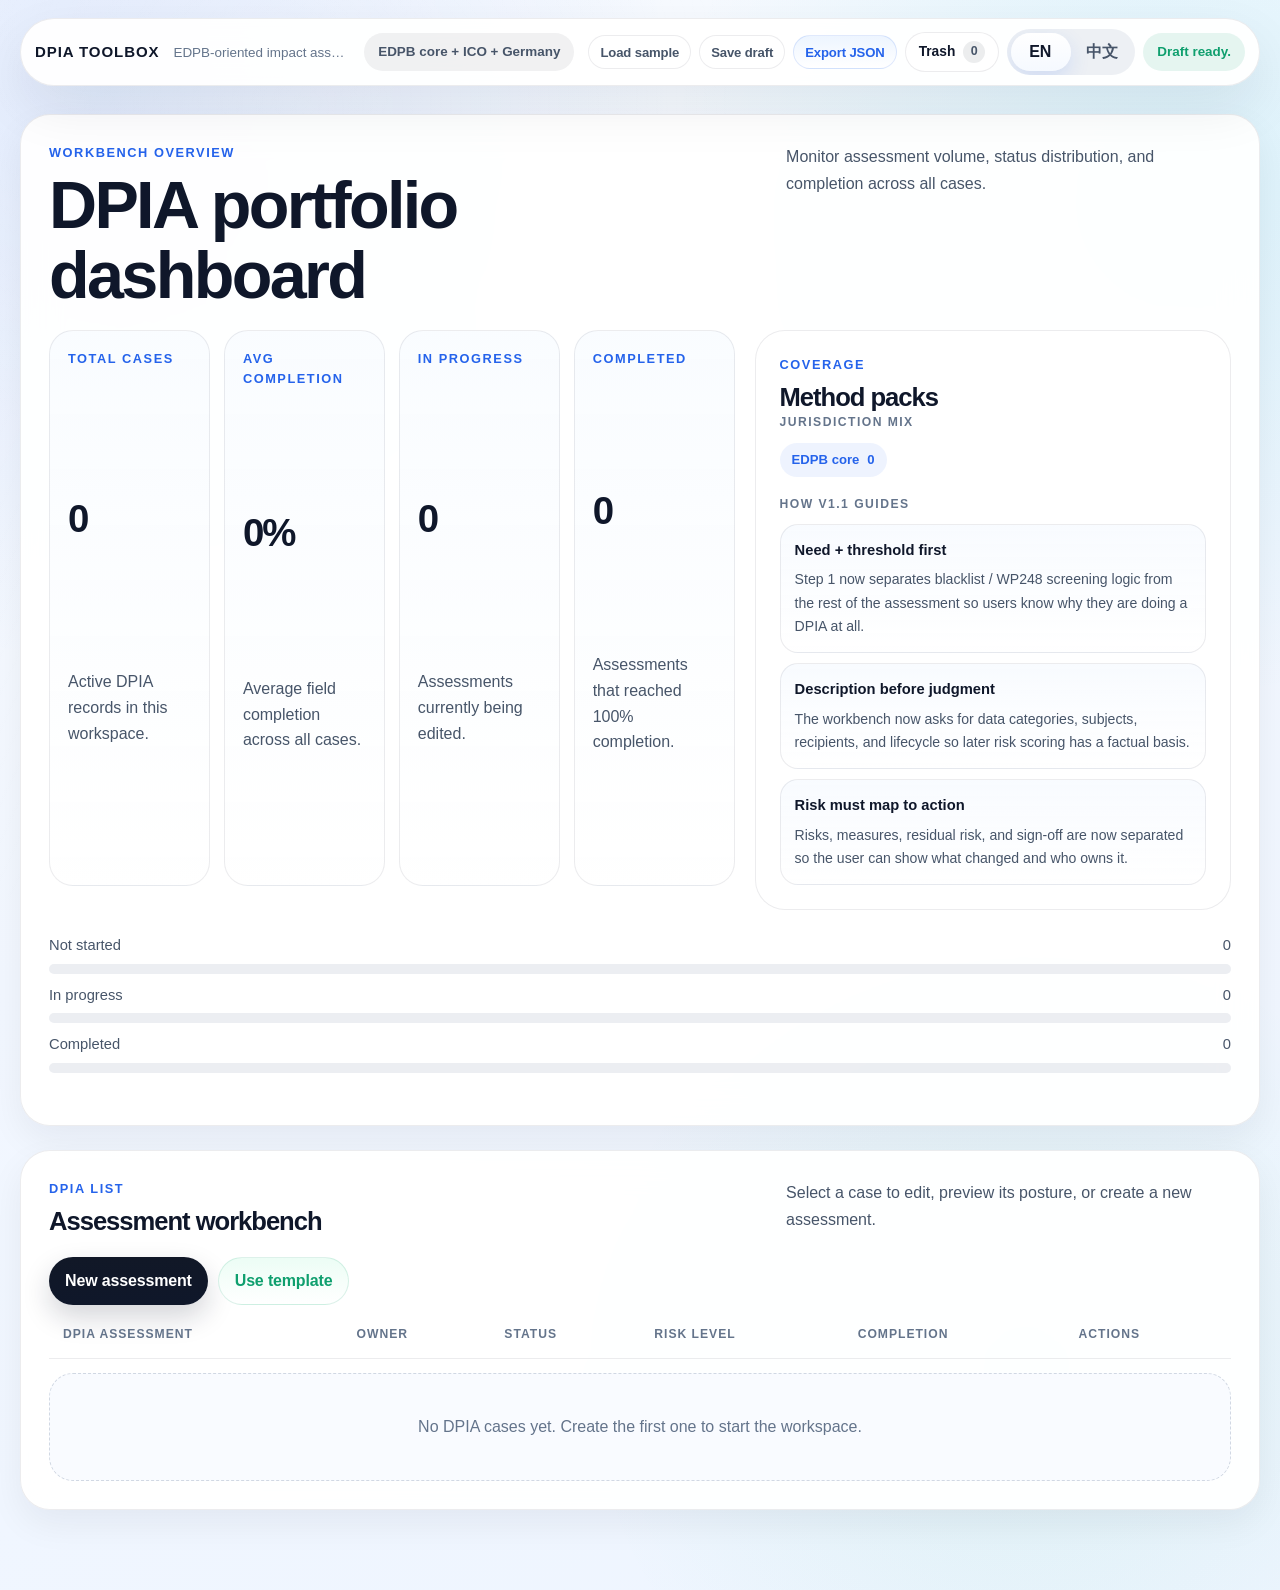
<file: dpia-tool/index.html>
<!DOCTYPE html>
<html lang="en">
<head>
  <meta charset="UTF-8">
  <meta name="viewport" content="width=device-width, initial-scale=1.0">
  <title>DPIA TOOLBOX</title>
  <link rel="stylesheet" href="css/style.css">
</head>
<body>
  <div class="page-shell">

    <!-- ── Topnav ──────────────────────────── -->
    <header class="topnav panel">
      <div class="topnav__brand">
        <span class="topnav__name" id="brandName">DPIA TOOLBOX</span>
        <span class="topnav__tag" id="brandTag">EDPB-oriented impact assessment workspace</span>
      </div>

      <div class="topnav__center">
        <div class="workspace-pill" id="workspacePill">EDPB core + ICO + Germany</div>
      </div>

      <div class="topnav__tools">
        <button class="btn btn-ghost btn-sm" type="button" onclick="loadSampleWorkbench()" id="btnLoadSample">Load sample</button>
        <button class="btn btn-ghost btn-sm" type="button" onclick="saveCurrentDraft()" id="btnTopSave">Save draft</button>
        <button class="btn btn-secondary btn-sm" type="button" onclick="exportWorkbenchJson()" id="btnExportJson">Export JSON</button>

        <details class="trash-dropdown" id="trashDropdown">
          <summary class="trash-dropdown__trigger">
            <span id="trashLabel">Trash</span>
            <span class="trash-dropdown__count" id="trashCount">0</span>
          </summary>
          <div class="trash-dropdown__panel">
            <div class="trash-dropdown__header">
              <p class="section-label" id="trashSectionLabel">Workspace</p>
              <h3 id="trashSectionTitle">Deleted assessments</h3>
            </div>
            <div id="trashList" class="trash-list"></div>
          </div>
        </details>

        <div class="language-switch" aria-label="Language switch">
          <div class="language-switch__controls" data-active-index="0">
            <button id="langEn" type="button" class="active">EN</button>
            <button id="langZh" type="button">中文</button>
          </div>
        </div>

        <p class="save-status" id="saveStatus">Draft ready.</p>
      </div>
    </header>

    <!-- ═══════════ Dashboard ═══════════ -->
    <section class="panel panel-body dashboard-stage" style="margin-bottom:24px">
      <div class="section-heading" style="margin-bottom:20px">
        <div>
          <p class="section-label" id="dashLabel">Workbench overview</p>
          <h1 id="dashHeading">DPIA portfolio dashboard</h1>
        </div>
        <p class="section-text" id="dashText">Monitor assessment volume, status distribution, and completion across all cases.</p>
      </div>

      <div class="dashboard-grid">
        <div class="metric-grid" id="metricGrid"></div>

        <aside class="panel panel--inner methodology-panel">
          <div class="section-heading section-heading--compact">
            <div>
              <p class="section-label" id="mixLabel">Coverage</p>
              <h2 id="mixHeading">Method packs</h2>
            </div>
          </div>

          <div class="methodology-panel__section">
            <p class="summary-card__label" id="mixJurisdictionsLabel">Jurisdiction mix</p>
            <div id="portfolioMix" class="portfolio-mix"></div>
          </div>

          <div class="methodology-panel__section">
            <p class="summary-card__label" id="methodNotesLabel">How v1.1 guides</p>
            <div id="methodologyNotes" class="methodology-notes"></div>
          </div>
        </aside>
      </div>

      <div class="status-meters" id="statusMeters"></div>
    </section>

    <!-- ═══════════ Workbench ═══════════ -->
    <section class="panel panel-body" style="margin-bottom:24px">
      <div class="section-heading" style="margin-bottom:20px">
        <div>
          <p class="section-label" id="listLabel">DPIA list</p>
          <h2 id="listHeading">Assessment workbench</h2>
        </div>
        <p class="section-text" id="listText">Select a case to edit, preview its posture, or create a new assessment.</p>
      </div>

      <div class="action-bar">
        <button class="btn btn-primary" onclick="showCreateForm()" id="btnNewDpia">New assessment</button>
        <button class="btn btn-tpl" onclick="showTemplateModal()" id="btnTemplate">Use template</button>
      </div>

      <div class="table-wrap">
        <table class="dpia-table">
          <thead>
            <tr>
              <th id="thTitle">DPIA assessment</th>
              <th id="thOwner">Owner</th>
              <th id="thStatus">Status</th>
              <th id="thRisk">Risk level</th>
              <th id="thProgress">Completion</th>
              <th id="thActions">Actions</th>
            </tr>
          </thead>
          <tbody id="dpiaTableBody"></tbody>
        </table>
      </div>
      <div id="emptyState" class="empty-state" style="display:none" data-i18n="emptyWorkbench">No DPIA cases yet. Create the first one to start the workspace.</div>
    </section>

    <!-- ═══════════ Editor (inline, below workbench) ═══════════ -->
    <section id="editorSection" class="panel panel-body" style="display:none">
      <div class="editor-header-row" style="margin-bottom:20px">
        <div>
          <p class="section-label" id="editorLabel">Assessment detail</p>
          <h2 id="editorTitle">Edit DPIA</h2>
          <p class="section-text editor-meta-text" id="editorMetaText">Move step by step, answer the official prompts, and keep evidence close to the record.</p>
        </div>
        <div class="editor-header-actions">
          <button class="btn btn-export" onclick="exportPdf()" id="btnExport">Export PDF</button>
          <button class="btn btn-ghost" onclick="closeEditor()" id="btnCloseEditor">&times;</button>
        </div>
      </div>

      <div class="editor-workspace">
      <form class="editor-form" onsubmit="return false;">

        <!-- Basic info -->
        <div class="section-panel section-panel--intro" id="section-case-setup">
          <p class="section-panel__label" id="legBasic">Basic information</p>
          <p class="section-panel__hint" id="hintBasic">Set the case frame first. This stays visible across the rest of the workbench.</p>
          <div class="field-grid">
            <article class="field-card">
              <div class="field-card__head">
                <div><h3 id="lblTitle">Case title</h3></div>
                <span class="field-tag" id="tagRequired">REQUIRED</span>
              </div>
              <input type="text" id="ed-title" class="field-control">
            </article>
            <article class="field-card">
              <div class="field-card__head"><div><h3 id="lblActivity">Processing activity</h3></div></div>
              <input type="text" id="ed-activity" class="field-control">
            </article>
            <article class="field-card">
              <div class="field-card__head"><div><h3 id="lblOwner">Case owner</h3></div></div>
              <input type="text" id="ed-owner" class="field-control">
            </article>
            <article class="field-card">
              <div class="field-card__head"><div><h3 id="lblJurisdiction">Jurisdiction pack</h3></div></div>
              <select id="ed-jurisdiction" class="field-select">
                <option value="WP248">WP248 (EDPB core)</option>
                <option value="ICO">ICO (UK)</option>
                <option value="CNIL">CNIL (France)</option>
                <option value="DSK">DSK (Germany)</option>
              </select>
            </article>
          </div>
          <div class="children-toggle">
            <label><input type="checkbox" id="ed-children-enabled" onchange="toggleChildrenSection()"> <span id="lblChildrenEnable">Enable children's DPIA extension (ICO Annex D)</span></label>
          </div>
        </div>

        <!-- Step 1: Screening -->
        <div class="section-panel" id="section-step-1">
          <p class="section-panel__label" id="legStep1">Step 1 — Screening criteria</p>
          <p class="section-panel__hint" id="hintStep1">Check Art. 35 triggers and contextual high-risk signals before opening the full assessment.</p>
          <div class="guidance-grid" id="guideStep1"></div>
          <div id="criteriaContainer"></div>
        </div>

        <!-- Step 2: Processing description -->
        <div class="section-panel" id="section-step-2">
          <p class="section-panel__label" id="legStep2">Step 2 — Processing description</p>
          <p class="section-panel__hint" id="hintStep2">Describe nature, scope, context and purpose of data processing.</p>
          <div class="guidance-grid" id="guideStep2"></div>
          <div class="field-grid">
            <article class="field-card">
              <div class="field-card__head"><div><h3 id="lblNature">Nature of processing</h3></div></div>
              <textarea id="ed-nature" class="field-textarea" rows="3"></textarea>
            </article>
            <article class="field-card">
              <div class="field-card__head"><div><h3 id="lblScope">Scope</h3></div></div>
              <textarea id="ed-scope" class="field-textarea" rows="3"></textarea>
            </article>
            <article class="field-card">
              <div class="field-card__head"><div><h3 id="lblContext">Context</h3></div></div>
              <textarea id="ed-context" class="field-textarea" rows="3"></textarea>
            </article>
            <article class="field-card">
              <div class="field-card__head"><div><h3 id="lblPurposes">Purposes</h3></div></div>
              <textarea id="ed-purposes" class="field-textarea" rows="3"></textarea>
            </article>
            <article class="field-card">
              <div class="field-card__head"><div><h3 id="lblDataCategories">Data categories</h3></div></div>
              <textarea id="ed-data-categories" class="field-textarea" rows="3"></textarea>
            </article>
            <article class="field-card">
              <div class="field-card__head"><div><h3 id="lblDataSubjects">Data subjects</h3></div></div>
              <textarea id="ed-data-subjects" class="field-textarea" rows="3"></textarea>
            </article>
            <article class="field-card">
              <div class="field-card__head"><div><h3 id="lblRecipients">Recipients and transfers</h3></div></div>
              <textarea id="ed-recipients" class="field-textarea" rows="3"></textarea>
            </article>
            <article class="field-card">
              <div class="field-card__head"><div><h3 id="lblLifecycle">Lifecycle and systems</h3></div></div>
              <textarea id="ed-lifecycle" class="field-textarea" rows="3"></textarea>
            </article>
          </div>
        </div>

        <!-- Step 3: Consultation -->
        <div class="section-panel" id="section-step-3">
          <p class="section-panel__label" id="legStep3">Step 3 — Consultation process</p>
          <p class="section-panel__hint" id="hintStep3">Record who you consulted, whose views you captured, and why.</p>
          <div class="guidance-grid" id="guideStep3"></div>
          <div class="field-grid">
            <article class="field-card">
              <div class="field-card__head">
                <div><h3 id="lblDpo">DPO advice</h3></div>
                <span class="field-tag field-tag--dpo" id="tagDpo">DPO</span>
              </div>
              <textarea id="ed-dpo" class="field-textarea" rows="3"></textarea>
            </article>
            <article class="field-card">
              <div class="field-card__head"><div><h3 id="lblStakeholder">Stakeholder consultation</h3></div></div>
              <textarea id="ed-stakeholder" class="field-textarea" rows="3"></textarea>
            </article>
          </div>
        </div>

        <!-- Step 4: Legal basis & necessity -->
        <div class="section-panel" id="section-step-4">
          <p class="section-panel__label" id="legStep4">Step 4 — Necessity and proportionality</p>
          <p class="section-panel__hint" id="hintStep4">Test lawful basis, necessity, proportionality, data minimisation, and support for rights.</p>
          <div class="guidance-grid" id="guideStep4"></div>
          <div class="field-grid">
            <article class="field-card">
              <div class="field-card__head">
                <div><h3 id="lblLegal">Legal basis</h3></div>
                <span class="field-tag" id="tagArt6">ART. 6</span>
              </div>
              <textarea id="ed-legal" class="field-textarea" rows="3"></textarea>
            </article>
            <article class="field-card">
              <div class="field-card__head"><div><h3 id="lblNecessity">Necessity &amp; proportionality assessment</h3></div></div>
              <textarea id="ed-necessity" class="field-textarea" rows="3"></textarea>
            </article>
            <article class="field-card">
              <div class="field-card__head"><div><h3 id="lblAlternatives">Alternatives considered</h3></div></div>
              <textarea id="ed-alternatives" class="field-textarea" rows="3"></textarea>
            </article>
            <article class="field-card">
              <div class="field-card__head"><div><h3 id="lblRights">Rights, transparency and safeguards</h3></div></div>
              <textarea id="ed-rights" class="field-textarea" rows="3"></textarea>
            </article>
          </div>
        </div>

        <!-- Step 5: Risk identification -->
        <div class="section-panel" id="section-step-5">
          <p class="section-panel__label" id="legStep5">Step 5 — Identify and assess risks</p>
          <p class="section-panel__hint" id="hintStep5">Describe risk sources, concrete harms, likelihood, severity, and why your scoring is defensible.</p>
          <div class="guidance-grid" id="guideStep5"></div>
          <div class="field-grid">
            <article class="field-card">
              <div class="field-card__head">
                <div><h3 id="lblRisksId">Risks identified</h3></div>
                <span class="field-tag field-tag--risk" id="tagRisk">RISK</span>
              </div>
              <textarea id="ed-risks" class="field-textarea" rows="3"></textarea>
            </article>
            <article class="field-card">
              <div class="field-card__head"><div><h3 id="lblRiskAssess">Risk assessment notes</h3></div></div>
              <textarea id="ed-risk-assessment" class="field-textarea" rows="3"></textarea>
            </article>
          </div>
          <div id="riskMatrixContainer"></div>
          <div id="riskEntryContainer"></div>
        </div>

        <!-- Step 5: Mitigation measures -->
        <div class="section-panel" id="section-step-6">
          <p class="section-panel__label" id="legStep6">Step 6 — Measures and residual risk</p>
          <p class="section-panel__hint" id="hintStep6">Tie each measure to a risk, show its expected effect, and record what remains after mitigation.</p>
          <div class="guidance-grid" id="guideStep6"></div>
          <div class="field-grid">
            <article class="field-card">
              <div class="field-card__head"><div><h3 id="lblMitigation">Mitigation measures</h3></div></div>
              <textarea id="ed-mitigation" class="field-textarea" rows="4"></textarea>
            </article>
            <article class="field-card">
              <div class="field-card__head">
                <div><h3 id="lblResidual">Residual risk</h3></div>
                <span class="field-tag field-tag--risk" id="tagResidual">RESIDUAL</span>
              </div>
              <textarea id="ed-residual" class="field-textarea" rows="3"></textarea>
            </article>
            <article class="field-card field-card--full">
              <div class="field-card__head"><div><h3 id="lblMeasurePlan">Owners, dates and evidence</h3></div></div>
              <textarea id="ed-measure-plan" class="field-textarea" rows="3"></textarea>
            </article>
          </div>
        </div>

        <!-- Step 7: Sign-off -->
        <div class="section-panel" id="section-step-7">
          <p class="section-panel__label" id="legStep7">Step 7 — Sign-off &amp; review</p>
          <p class="section-panel__hint" id="hintStep7">Record approval outcome and schedule next review.</p>
          <div class="guidance-grid" id="guideStep7"></div>
          <div class="field-grid">
            <article class="field-card">
              <div class="field-card__head"><div><h3 id="lblSignoff">Sign-off outcome</h3></div></div>
              <textarea id="ed-signoff" class="field-textarea" rows="3"></textarea>
            </article>
            <article class="field-card">
              <div class="field-card__head"><div><h3 id="lblReview">Next review date</h3></div></div>
              <input type="date" id="ed-review" class="field-control">
            </article>
            <article class="field-card">
              <div class="field-card__head"><div><h3 id="lblAuthority">Supervisory authority consultation</h3></div></div>
              <textarea id="ed-authority" class="field-textarea" rows="3"></textarea>
            </article>
            <article class="field-card">
              <div class="field-card__head"><div><h3 id="lblProjectActions">Actions back to project plan</h3></div></div>
              <textarea id="ed-project-actions" class="field-textarea" rows="3"></textarea>
            </article>
          </div>
        </div>

        <!-- Step 8: Children's DPIA (optional) -->
        <div class="section-panel section-panel--children" id="childrenFieldset" style="display:none">
          <p class="section-panel__label" id="legStep8">Step 8 — Children's DPIA extension</p>
          <p class="section-panel__hint" id="hintStep8">ICO Annex D — additional assessments for services accessible to children.</p>
          <div class="guidance-grid" id="guideStep8"></div>
          <div class="field-grid">
            <article class="field-card">
              <div class="field-card__head">
                <div><h3 id="lblAgeAssurance">Age assurance methods</h3></div>
                <span class="field-tag field-tag--child" id="tagAadc">AADC</span>
              </div>
              <textarea id="ed-age-assurance" class="field-textarea" rows="3"></textarea>
            </article>
            <article class="field-card">
              <div class="field-card__head"><div><h3 id="lblParental">Parental controls</h3></div></div>
              <textarea id="ed-parental" class="field-textarea" rows="3"></textarea>
            </article>
            <article class="field-card field-card--full">
              <div class="field-card__head"><div><h3 id="lblNudge">Nudge techniques</h3></div></div>
              <textarea id="ed-nudge" class="field-textarea" rows="3"></textarea>
            </article>
          </div>
          <h4 id="hdrAadc">AADC standards compliance</h4>
          <div class="criteria-grid" id="aadcContainer"></div>
          <article class="field-card field-card--full" style="margin-top:14px">
            <div class="field-card__head"><div><h3 id="lblAadcNotes">AADC notes</h3></div></div>
            <textarea id="ed-aadc-notes" class="field-textarea" rows="2"></textarea>
          </article>
          <h4 id="hdrAgeRisk">Age-group risk assessment</h4>
          <div class="field-grid">
            <article class="field-card">
              <div class="field-card__head"><div><h3>0–5</h3></div></div>
              <textarea id="ed-risk-0-5" class="field-textarea" rows="2"></textarea>
            </article>
            <article class="field-card">
              <div class="field-card__head"><div><h3>6–9</h3></div></div>
              <textarea id="ed-risk-6-9" class="field-textarea" rows="2"></textarea>
            </article>
            <article class="field-card">
              <div class="field-card__head"><div><h3>10–12</h3></div></div>
              <textarea id="ed-risk-10-12" class="field-textarea" rows="2"></textarea>
            </article>
            <article class="field-card">
              <div class="field-card__head"><div><h3>13–15</h3></div></div>
              <textarea id="ed-risk-13-15" class="field-textarea" rows="2"></textarea>
            </article>
            <article class="field-card field-card--full">
              <div class="field-card__head"><div><h3>16–17</h3></div></div>
              <textarea id="ed-risk-16-17" class="field-textarea" rows="2"></textarea>
            </article>
          </div>
          <article class="field-card field-card--full" style="margin-top:14px">
            <div class="field-card__head"><div><h3 id="lblEquality">Equality law considerations</h3></div></div>
            <textarea id="ed-equality" class="field-textarea" rows="3"></textarea>
          </article>
        </div>

        <div class="form-actions">
          <button type="button" class="btn btn-primary" onclick="saveEditor()" id="btnSave">Save draft</button>
          <span class="save-msg" id="saveMsg">Draft saved.</span>
        </div>
      </form>

      <aside class="editor-rail">
        <section class="panel panel--inner rail-panel">
          <div class="section-heading section-heading--compact">
            <div>
              <p class="section-label" id="railPulseLabel">Assessment pulse</p>
              <h3 id="railPulseHeading">Current posture</h3>
            </div>
          </div>
          <div id="editorPulse"></div>
        </section>

        <section class="panel panel--inner rail-panel">
          <div class="section-heading section-heading--compact">
            <div>
              <p class="section-label" id="railStepsLabel">Progress</p>
              <h3 id="railStepsHeading">Step checklist</h3>
            </div>
          </div>
          <div id="editorStepNav"></div>
        </section>

        <section class="panel panel--inner rail-panel">
          <div class="section-heading section-heading--compact">
            <div>
              <p class="section-label" id="railMethodLabel">Source packs</p>
              <h3 id="railMethodHeading">Official method anchors</h3>
            </div>
          </div>
          <div id="editorMethodPack" class="method-pack-list"></div>
        </section>
      </aside>
      </div>
    </section>

  </div><!-- page-shell -->

  <!-- ═══════════ Create DPIA Modal ═══════════ -->
  <div id="createModal" class="modal-overlay">
    <div class="modal-content">
      <button class="modal-close" onclick="closeCreateModal()">&times;</button>
      <p class="section-label" id="createLabel">New assessment</p>
      <h2 id="createHeading">Create DPIA case</h2>
      <div class="create-form">
        <div class="form-group"><label id="lblNewTitle" for="new-title">Case title</label><input type="text" id="new-title"></div>
        <div class="form-group"><label id="lblNewActivity" for="new-activity">Processing activity</label><input type="text" id="new-activity"></div>
        <div class="form-group"><label id="lblNewOwner" for="new-owner">Owner</label><input type="text" id="new-owner"></div>
        <div style="display:flex;gap:10px;margin-top:18px">
          <button class="btn btn-primary" onclick="submitCreate()" id="btnCreate">Create</button>
          <button class="btn btn-ghost" onclick="closeCreateModal()" id="btnCancelCreate">Cancel</button>
        </div>
      </div>
    </div>
  </div>

  <!-- ═══════════ Quick-view Modal ═══════════ -->
  <div id="quickViewModal" class="modal-overlay">
    <div class="modal-content modal-wide">
      <button class="modal-close" onclick="closeQuickView()">&times;</button>
      <p class="section-label" id="qvLabel">Snapshot</p>
      <h2 id="qvHeading">Case posture</h2>
      <div id="quickViewContent"></div>
    </div>
  </div>

  <!-- ═══════════ Template Modal ═══════════ -->
  <div id="templateModal" class="modal-overlay">
    <div class="modal-content modal-wide">
      <button class="modal-close" onclick="hideTemplateModal()">&times;</button>
      <p class="section-label" id="tplLabel">Templates</p>
      <h2 id="tplHeading">Select a template</h2>
      <p class="section-text" style="margin-bottom:18px" id="tplText">Pre-built templates with guidance content for common DPIA scenarios.</p>
      <div id="templateList"></div>
    </div>
  </div>

  <script src="js/app.js"></script>
</body>
</html>
</file>
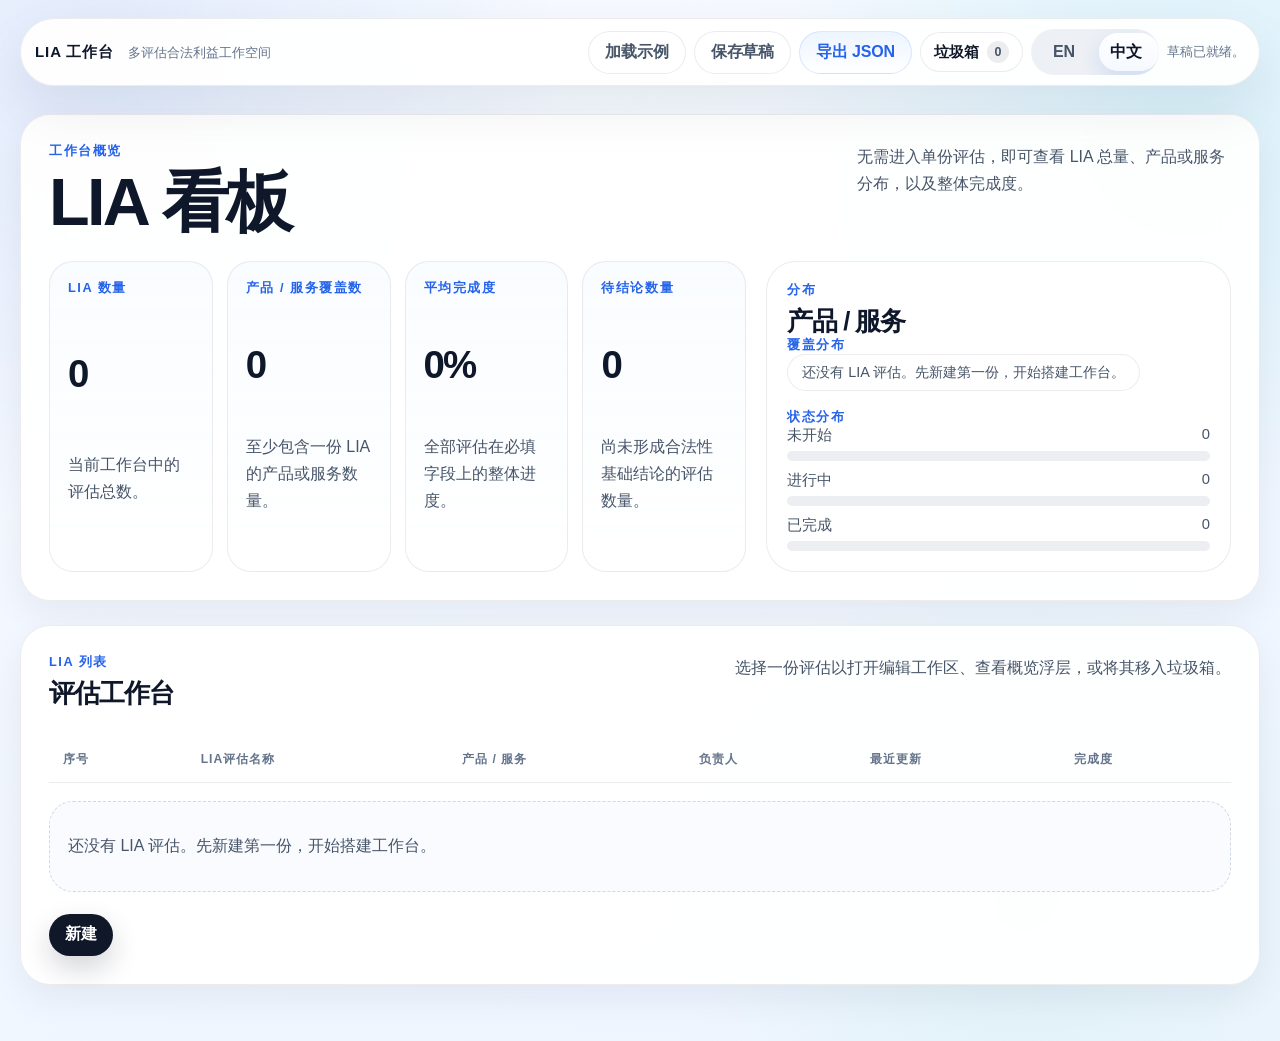
<file: lia-tool/index.html>
<!DOCTYPE html>
<html lang="en">
  <head>
    <meta charset="UTF-8" />
    <meta name="viewport" content="width=device-width, initial-scale=1.0" />
    <title>LIA Workbench</title>
    <link
      rel="icon"
      href="data:image/svg+xml,%3Csvg xmlns='http://www.w3.org/2000/svg' viewBox='0 0 64 64'%3E%3Crect width='64' height='64' rx='18' fill='%230f172a'/%3E%3Cpath d='M18 18h10v28h18v8H18z' fill='%23f8fafc'/%3E%3Cpath d='M34 18h12c6.627 0 12 5.373 12 12s-5.373 12-12 12H34z' fill='%232563eb'/%3E%3C/svg%3E"
    />
    <link rel="stylesheet" href="./styles.css" />
  </head>
  <body>
    <div class="page-shell">
      <header class="topnav panel">
        <div class="topnav__brand">
          <span class="topnav__name" id="toolBrandName">LIA WORKBENCH</span>
          <span class="topnav__tag" id="toolBrandTag">Multi-assessment legitimate interests workspace</span>
        </div>

        <div class="topnav__center"></div>

        <div class="topnav__tools">
          <button id="loadSampleButton" class="button button--ghost" type="button">Load sample</button>
          <button id="saveButton" class="button button--ghost" type="button">Save draft</button>
          <button id="exportJsonButton" class="button button--secondary" type="button">Export JSON</button>

          <details class="trash-dropdown" id="trashDropdown">
            <summary class="trash-dropdown__trigger">
              <span id="trashLabel">Trash</span>
              <span class="trash-dropdown__count" id="trashCount">0</span>
            </summary>
            <div class="trash-dropdown__panel">
              <div class="trash-dropdown__header">
                <p class="section-label" id="trashSectionLabel">Workspace</p>
                <h3 id="trashSectionTitle">Deleted assessments</h3>
              </div>
              <div id="trashList" class="trash-list"></div>
            </div>
          </details>

          <div class="language-switch" aria-label="Language switch">
            <div class="language-switch__controls">
              <button id="langEn" type="button">EN</button>
              <button id="langZh" type="button">中文</button>
            </div>
          </div>

          <p class="save-status" id="saveStatus">Draft ready.</p>
        </div>
      </header>

      <main class="experience">
        <section class="dashboard-stage panel">
          <div class="section-heading dashboard-stage__heading">
            <div>
              <p class="section-label" data-i18n="dashboardLabel">Workbench overview</p>
              <h1 data-i18n="dashboardHeading">LIA portfolio dashboard</h1>
            </div>
            <p class="section-text dashboard-stage__text" data-i18n="dashboardText">
              Monitor total LIA volume, product or service distribution, and overall completion without entering a single assessment.
            </p>
          </div>

          <div class="dashboard-grid">
            <div class="metric-grid" id="metricGrid"></div>

            <aside class="panel panel--inner distribution-panel">
              <div class="section-heading section-heading--compact">
                <div>
                  <p class="section-label" data-i18n="distributionLabel">Distribution</p>
                  <h2 data-i18n="distributionHeading">Products / services</h2>
                </div>
              </div>

              <div class="distribution-panel__section">
                <p class="summary-card__label" data-i18n="distributionProductsLabel">Coverage map</p>
                <div id="productDistribution" class="distribution-wrap"></div>
              </div>

              <div class="distribution-panel__section">
                <p class="summary-card__label" data-i18n="distributionStatusLabel">Status mix</p>
                <div id="statusDistribution" class="status-stack"></div>
              </div>
            </aside>
          </div>
        </section>

        <section class="panel workbench-panel">
          <div class="section-heading">
            <div>
              <p class="section-label" data-i18n="listLabel">LIA list</p>
              <h2 data-i18n="listHeading">Assessment workbench</h2>
            </div>
            <p class="section-text" data-i18n="listText">
              Select an assessment to open its editable workspace, view a top-level posture card, or move it to trash.
            </p>
          </div>

          <div class="table-wrap">
            <table class="lia-table">
              <thead>
                <tr>
                  <th data-i18n="tableSeq">No.</th>
                  <th data-i18n="tableName">LIA assessment</th>
                  <th data-i18n="tableProduct">Product / service</th>
                  <th data-i18n="tableOwner">Owner</th>
                  <th data-i18n="tableUpdated">Last updated</th>
                  <th data-i18n="tableCompletion">Completion</th>
                </tr>
              </thead>
              <tbody id="assessmentTableBody"></tbody>
            </table>
          </div>

          <div id="emptyWorkbench" class="empty-workbench" hidden>
            <p data-i18n="emptyWorkbench">No LIA assessments yet. Create the first one to start the workspace.</p>
          </div>

          <div class="workbench-panel__footer">
            <button id="newAssessmentButton" class="button button--primary" type="button">
              <span data-i18n="newAssessment">New assessment</span>
            </button>
          </div>
        </section>

        <section id="detailWorkspace" class="detail-workspace" hidden>
          <div class="detail-workspace__inner panel">
            <div class="detail-workspace__toolbar">
              <div class="detail-workspace__header">
                <p class="section-label" data-i18n="detailLabel">Assessment detail</p>
                <h2 id="detailTitle">Untitled LIA</h2>
                <p id="detailMeta" class="section-text"></p>
              </div>
              <div class="detail-workspace__actions">
                <button id="exportReportButton" class="button button--secondary" type="button">
                  <span data-i18n="exportReport">Export report</span>
                </button>
                <button id="printButton" class="button button--ghost" type="button">
                  <span data-i18n="printPdf">Print / PDF</span>
                </button>
              </div>
            </div>

            <section class="context-stage">
              <article class="panel record-panel">
                <div class="section-heading section-heading--compact">
                  <div>
                    <p class="section-label" data-i18n="profileLabel">Assessment profile</p>
                    <h2 data-i18n="profileHeading">Assessment file</h2>
                  </div>
                  <span class="current-record-badge" id="detailStatusBadge">Draft</span>
                </div>
                <p class="section-text record-panel__text" data-i18n="profileText">
                  Define scope, owner, product or service, and the baseline record before drafting the LIA itself.
                </p>
                <div id="profileGrid" class="field-grid"></div>
              </article>

              <article class="panel history-panel">
                <div class="section-heading section-heading--compact">
                  <div>
                    <p class="section-label" data-i18n="flowLabel">How it works</p>
                    <h2 data-i18n="flowHeading">Decision path</h2>
                  </div>
                </div>

                <div class="flow-list">
                  <div class="flow-item">
                    <span class="flow-item__index">01</span>
                    <div>
                      <h3 data-i18n="flowPurposeTitle">Purpose test</h3>
                      <p data-i18n="flowPurposeBody">Describe the benefit, business purpose, public value, and legal or ethical fit.</p>
                    </div>
                  </div>
                  <div class="flow-item">
                    <span class="flow-item__index">02</span>
                    <div>
                      <h3 data-i18n="flowNecessityTitle">Necessity test</h3>
                      <p data-i18n="flowNecessityBody">Show that the processing is genuinely needed and not easily replaced by a less intrusive route.</p>
                    </div>
                  </div>
                  <div class="flow-item">
                    <span class="flow-item__index">03</span>
                    <div>
                      <h3 data-i18n="flowBalancingTitle">Balancing test</h3>
                      <p data-i18n="flowBalancingBody">Stress-test expectations, vulnerability, sensitivity, control loss, and available safeguards.</p>
                    </div>
                  </div>
                  <div class="flow-item">
                    <span class="flow-item__index">04</span>
                    <div>
                      <h3 data-i18n="flowDecisionTitle">Decision</h3>
                      <p data-i18n="flowDecisionBody">Record whether legitimate interests can be relied on, together with justification and review ownership.</p>
                    </div>
                  </div>
                </div>
              </article>
            </section>

            <section class="panel section-panel">
              <div class="section-heading">
                <div>
                  <p class="section-label" data-i18n="purposePartLabel">Part 1</p>
                  <h2 data-i18n="purposePartHeading">Purpose test</h2>
                </div>
                <p class="section-text" data-i18n="purposePartText">
                  Assess whether a real legitimate interest exists behind the processing.
                </p>
              </div>
              <div id="purposeGrid" class="field-grid"></div>
            </section>

            <section class="panel section-panel">
              <div class="section-heading">
                <div>
                  <p class="section-label" data-i18n="necessityPartLabel">Part 2</p>
                  <h2 data-i18n="necessityPartHeading">Necessity test</h2>
                </div>
                <p class="section-text" data-i18n="necessityPartText">
                  Confirm that the processing is proportionate and not replaceable by a less intrusive route.
                </p>
              </div>
              <div id="necessityGrid" class="field-grid"></div>
            </section>

            <section class="panel section-panel">
              <div class="section-heading">
                <div>
                  <p class="section-label" data-i18n="balancingPartLabel">Part 3</p>
                  <h2 data-i18n="balancingPartHeading">Balancing test</h2>
                </div>
                <p class="section-text" data-i18n="balancingPartText">
                  Consider nature of the data, reasonable expectations, likely impact, and the safeguards you can apply.
                </p>
              </div>

              <div class="balancing-layout">
                <div id="balancingGrid" class="field-grid field-grid--dense"></div>
                <aside class="risk-panel panel panel--inner">
                  <div class="section-heading section-heading--compact">
                    <div>
                      <p class="section-label" data-i18n="riskPanelLabel">Live signal</p>
                      <h3 data-i18n="riskPanelHeading">Balancing snapshot</h3>
                    </div>
                  </div>
                  <div class="risk-score">
                    <span data-i18n="riskScoreLabel">Risk score</span>
                    <strong id="riskScoreValue">0</strong>
                  </div>
                  <div id="riskFindings" class="risk-findings"></div>
                  <div class="risk-safeguards">
                    <p class="summary-card__label" data-i18n="safeguardsLabel">Safeguards in place</p>
                    <div id="safeguardPills" class="pill-wrap"></div>
                  </div>
                </aside>
              </div>
            </section>

            <section class="panel section-panel">
              <div class="section-heading">
                <div>
                  <p class="section-label" data-i18n="decisionPartLabel">Part 4</p>
                  <h2 data-i18n="decisionPartHeading">Decision and sign-off</h2>
                </div>
                <p class="section-text" data-i18n="decisionPartText">
                  Document your conclusion, the reasoning that supports it, and who completed the LIA.
                </p>
              </div>
              <div id="decisionGrid" class="field-grid"></div>
            </section>

            <section class="panel preview-panel">
              <div class="section-heading">
                <div>
                  <p class="section-label" data-i18n="reviewLabel">Review</p>
                  <h2 data-i18n="reviewHeading">LIA report preview</h2>
                </div>
                <p class="section-text" data-i18n="reviewText">
                  Use this as the internal review view before exporting the assessment to a document or case file.
                </p>
              </div>

              <div class="report-shell">
                <div class="report-banner" id="reportBanner">
                  <span class="report-banner__label" data-i18n="reportDecisionStatusLabel">Decision status</span>
                  <strong id="reportDecisionText">Pending</strong>
                  <span id="reportDecisionHint">Complete the four sections to form a reasoned view.</span>
                </div>

                <div class="report-grid">
                  <article class="report-card">
                    <p class="section-label" data-i18n="reportAssessmentLabel">Assessment</p>
                    <h3 id="reportAssessmentTitle">Untitled LIA</h3>
                    <p id="reportAssessmentMeta" class="report-card__meta">
                      Add an owner, review date, and processing summary.
                    </p>
                  </article>
                  <article class="report-card">
                    <p class="section-label" data-i18n="reportConclusionLabel">Core conclusion</p>
                    <h3 id="reportConclusionHeading">Evidence still needed</h3>
                    <p id="reportConclusionBody" class="report-card__meta">
                      The decision aid will update as you answer the ICO template questions.
                    </p>
                  </article>
                </div>

                <div class="report-sections">
                  <article class="report-section">
                    <div class="report-section__head">
                      <p class="section-label" data-i18n="reportPurposeLabel">Purpose test</p>
                      <strong id="purposeStatus">In progress</strong>
                    </div>
                    <p id="purposeSummary" class="report-paragraph"></p>
                  </article>

                  <article class="report-section">
                    <div class="report-section__head">
                      <p class="section-label" data-i18n="reportNecessityLabel">Necessity test</p>
                      <strong id="necessityStatus">In progress</strong>
                    </div>
                    <p id="necessitySummary" class="report-paragraph"></p>
                  </article>

                  <article class="report-section">
                    <div class="report-section__head">
                      <p class="section-label" data-i18n="reportBalancingLabel">Balancing test</p>
                      <strong id="balancingStatus">In progress</strong>
                    </div>
                    <p id="balancingSummary" class="report-paragraph"></p>
                  </article>

                  <article class="report-section">
                    <div class="report-section__head">
                      <p class="section-label" data-i18n="reportJustificationLabel">Justification</p>
                      <strong id="reportCompletedBy">Unassigned</strong>
                    </div>
                    <p id="decisionSummary" class="report-paragraph"></p>
                  </article>
                </div>
              </div>
            </section>
          </div>
        </section>
      </main>
    </div>

    <div id="overviewModal" class="overview-modal" hidden>
      <div class="overview-modal__backdrop" id="overviewBackdrop"></div>
      <div class="overview-modal__card panel">
        <div class="section-heading overview-modal__heading">
          <div>
            <p class="section-label" data-i18n="snapshotLabel">Snapshot</p>
            <h2 id="modalTitle">Assessment posture</h2>
          </div>
          <button id="closeOverviewButton" class="button button--ghost" type="button">
            <span data-i18n="closeOverview">Close</span>
          </button>
        </div>

        <div class="snapshot-grid">
          <div class="snapshot-item">
            <span class="summary-card__label" data-i18n="snapshotAssessmentLabel">Assessment</span>
            <strong id="snapshotAssessment">Untitled LIA</strong>
          </div>
          <div class="snapshot-item">
            <span class="summary-card__label" data-i18n="snapshotProductLabel">Product / service</span>
            <strong id="snapshotProduct">-</strong>
          </div>
          <div class="snapshot-item">
            <span class="summary-card__label" data-i18n="snapshotOwnerLabel">Owner</span>
            <strong id="snapshotOwner">Not assigned</strong>
          </div>
          <div class="snapshot-item">
            <span class="summary-card__label" data-i18n="snapshotUpdatedLabel">Last updated</span>
            <strong id="snapshotUpdated">Not saved yet</strong>
          </div>
          <div class="snapshot-item">
            <span class="summary-card__label" data-i18n="snapshotCompletionLabel">Completion</span>
            <strong id="snapshotCompletion">0%</strong>
          </div>
          <div class="snapshot-item">
            <span class="summary-card__label" data-i18n="snapshotDpiaLabel">DPIA trigger</span>
            <strong id="snapshotDpia">Check needed</strong>
          </div>
        </div>

        <div class="signal-stack" id="signalStack"></div>
      </div>
    </div>

    <script src="./app.js"></script>
  </body>
</html>
</file>
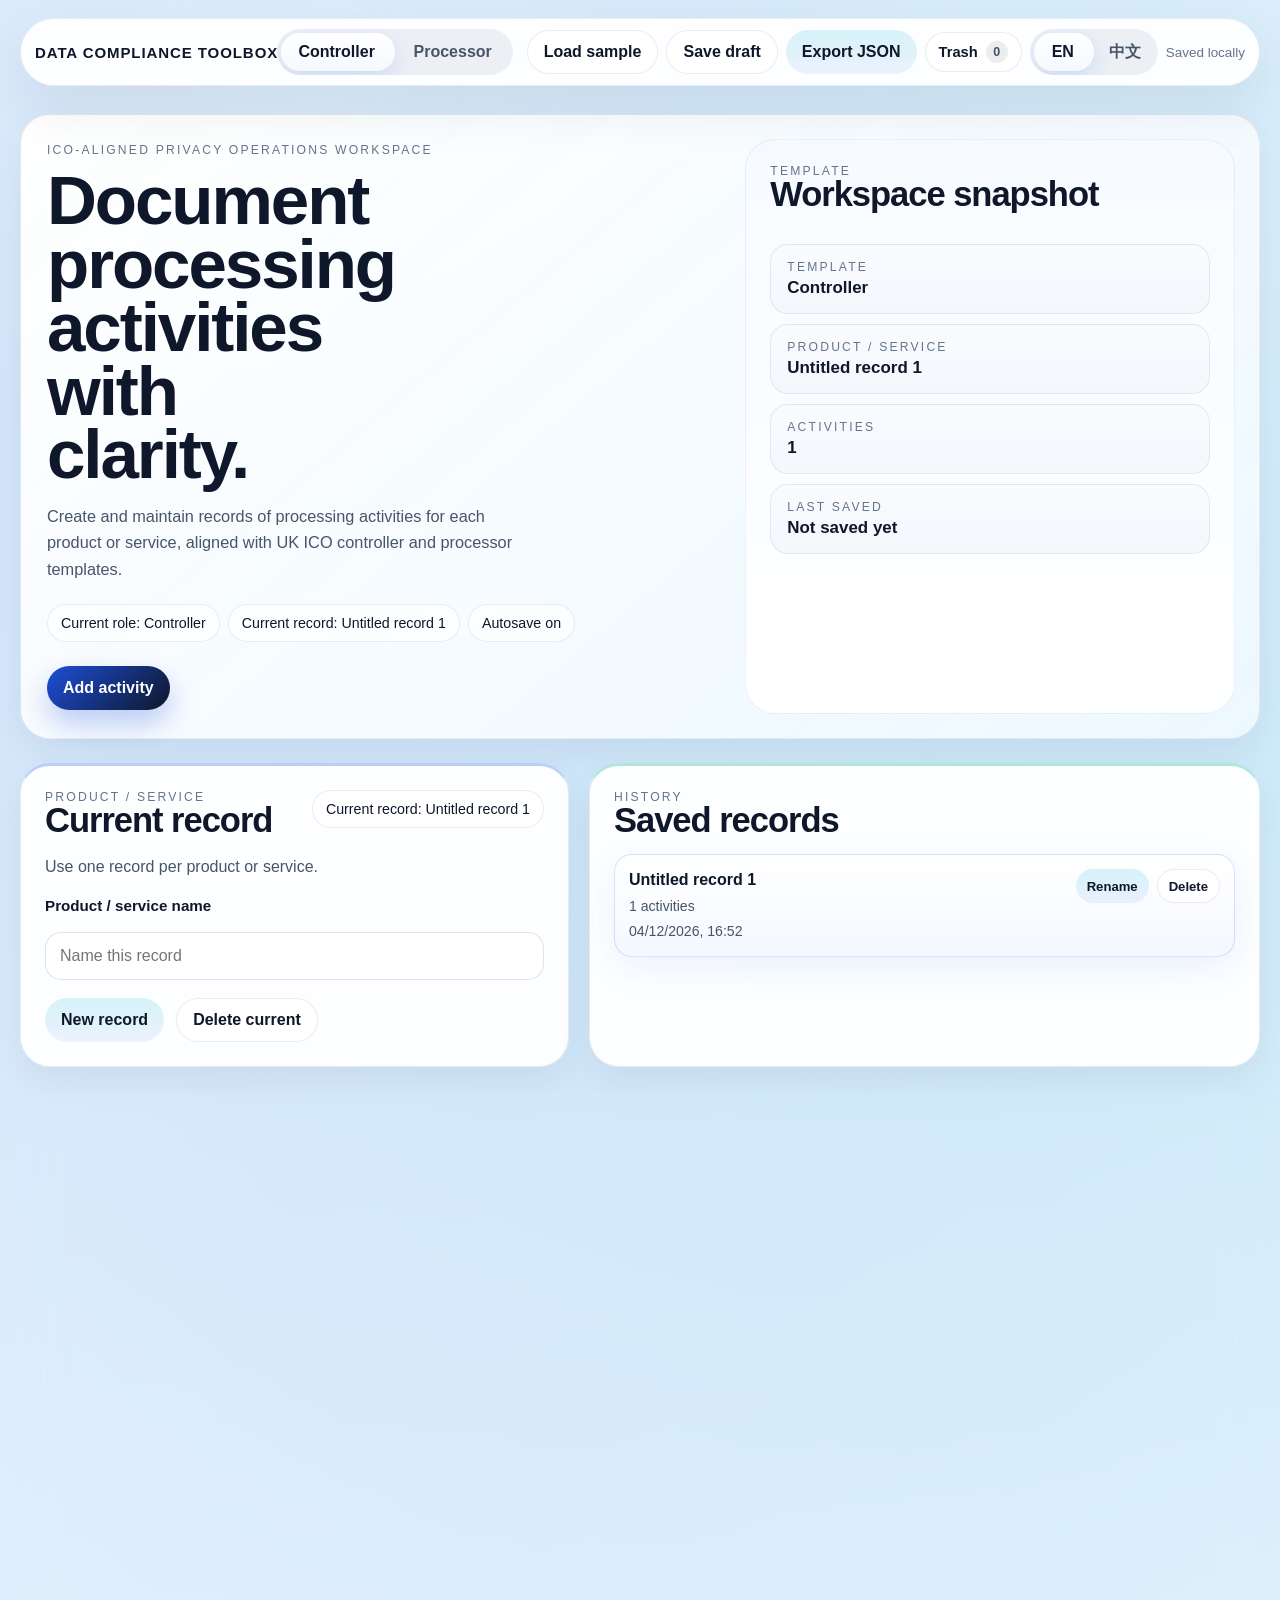
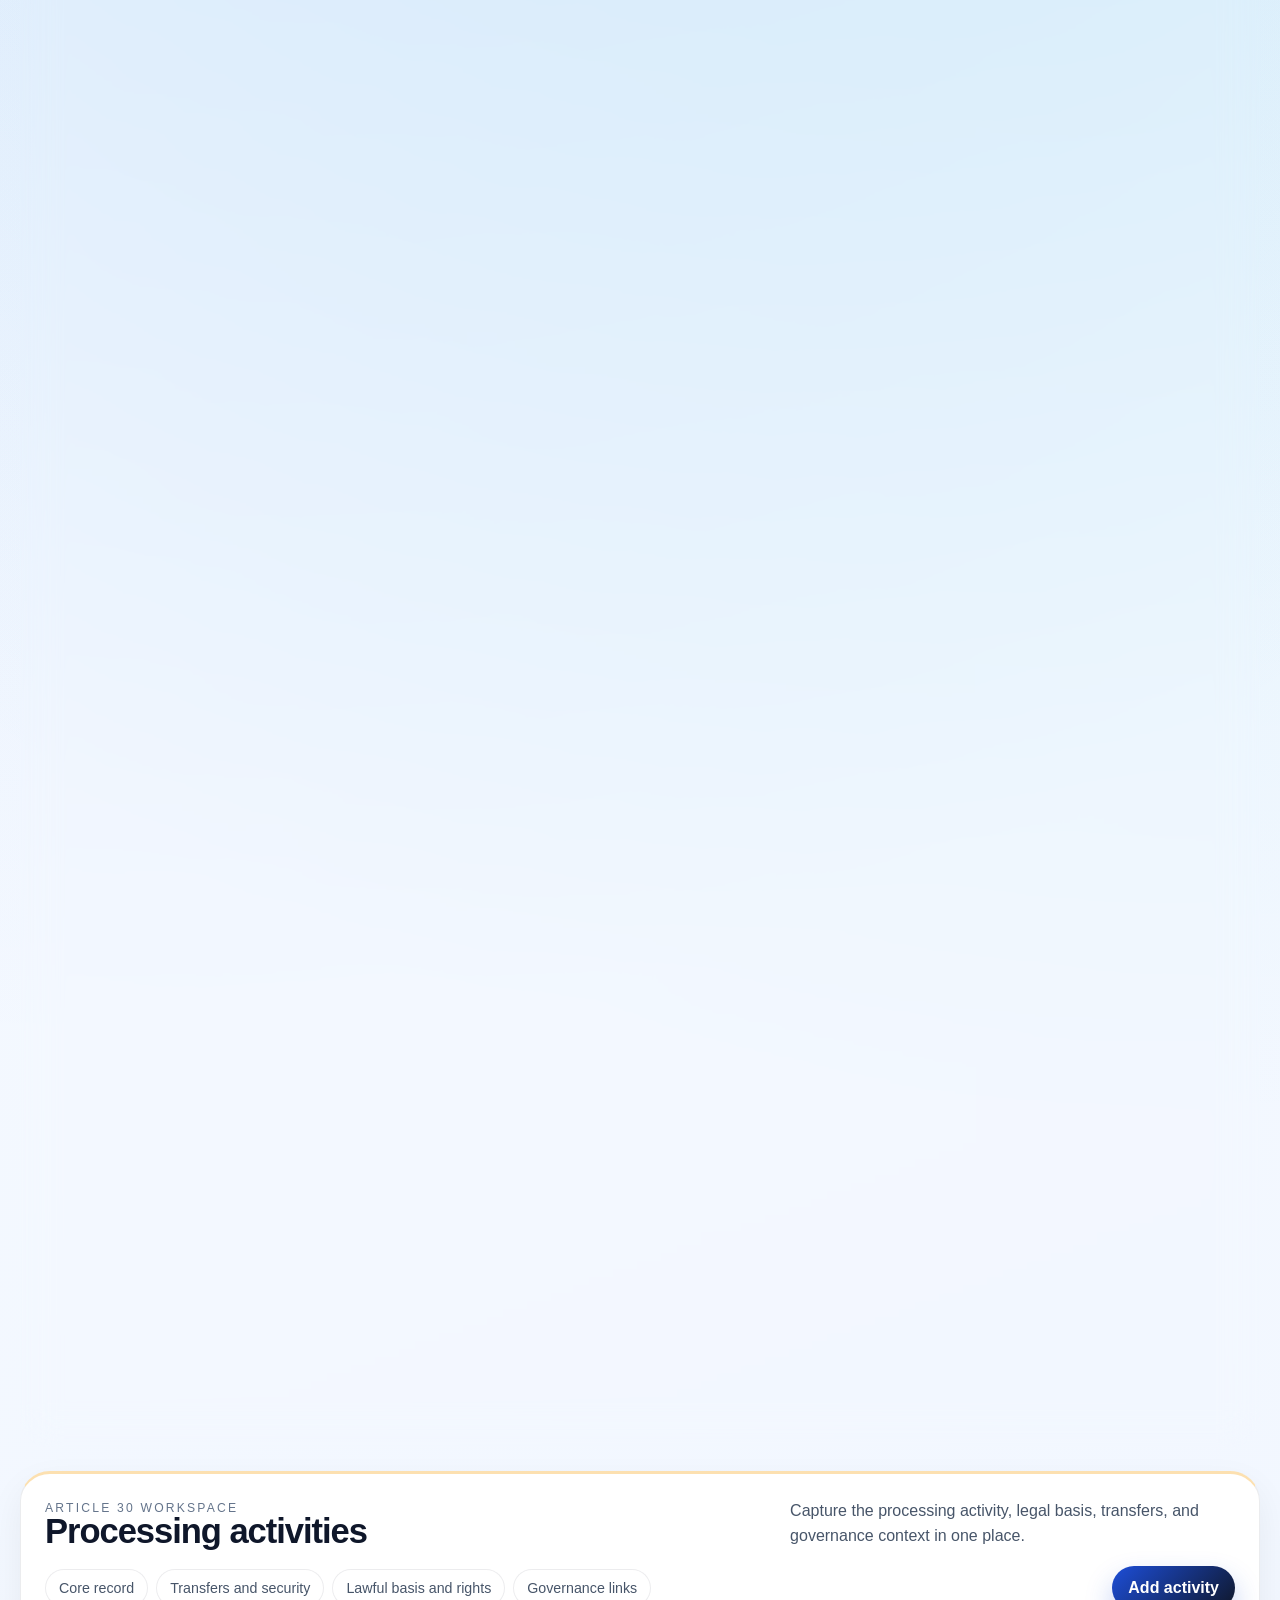
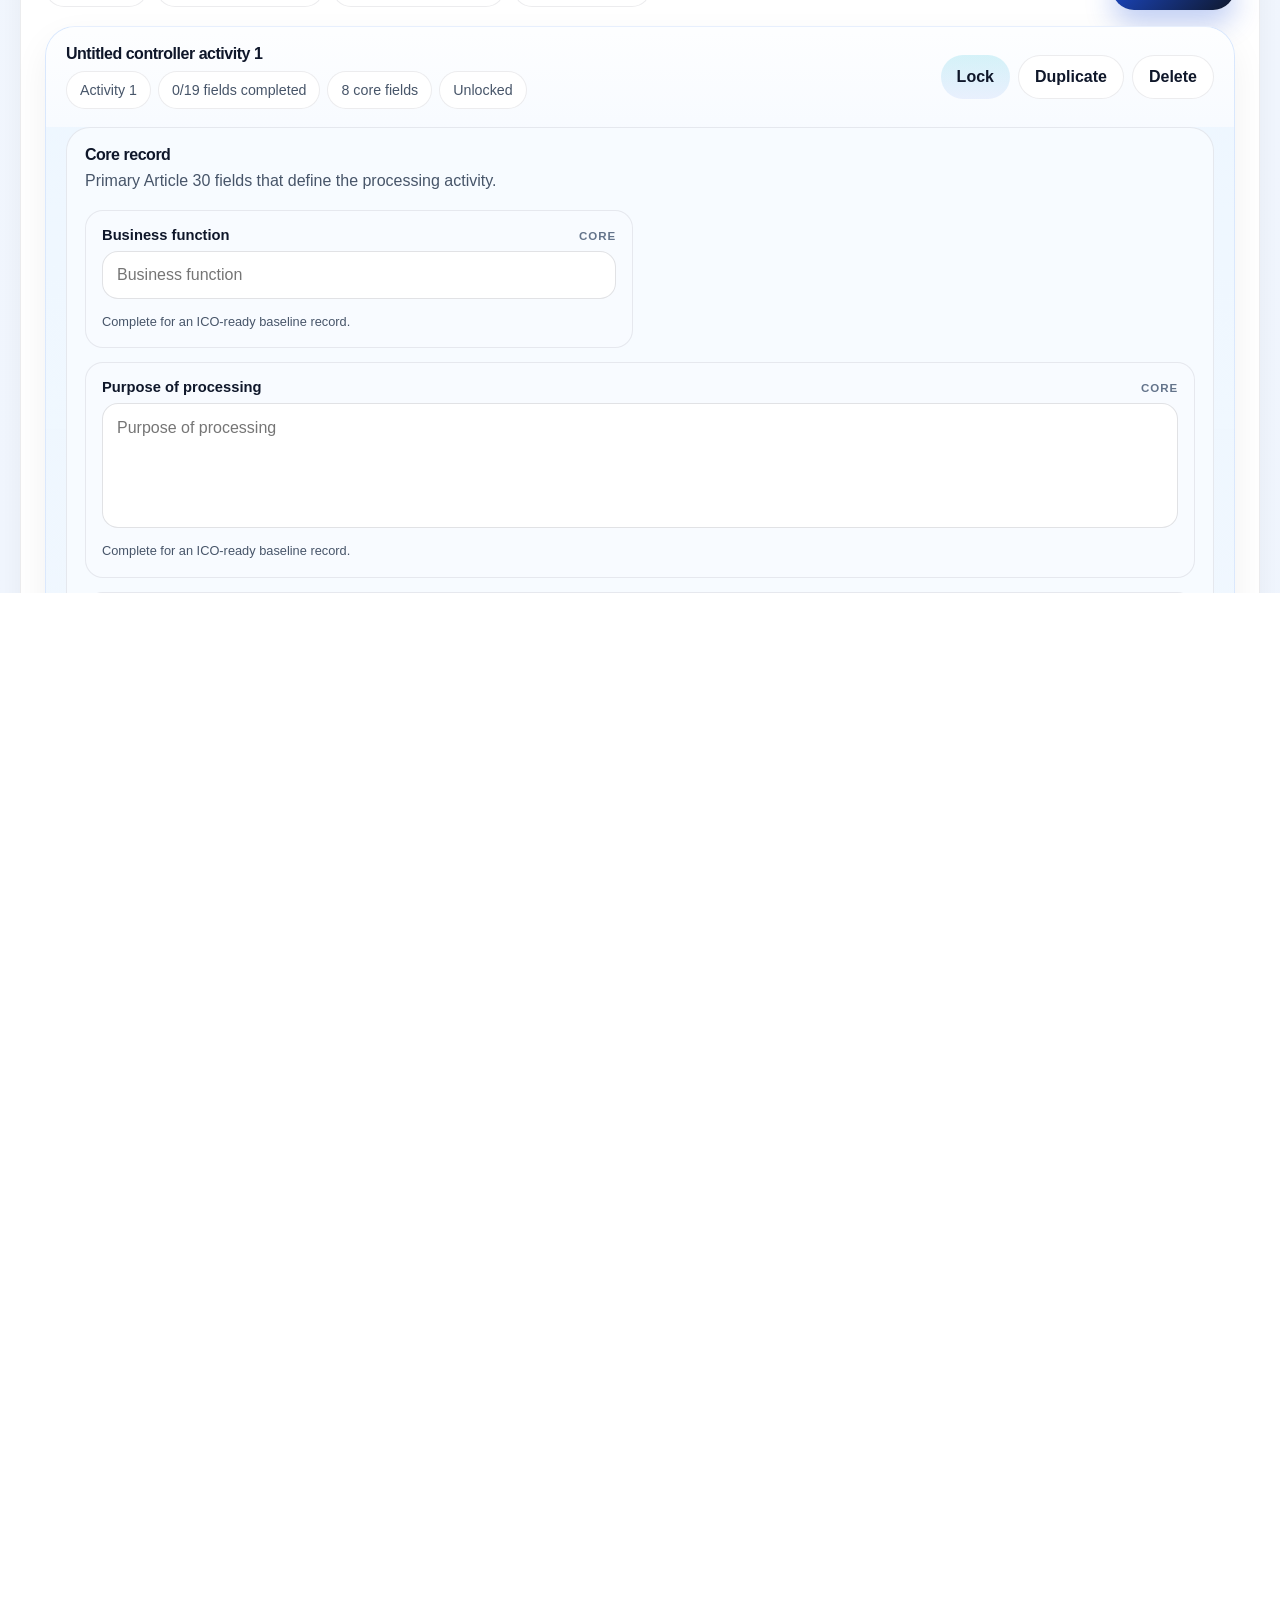
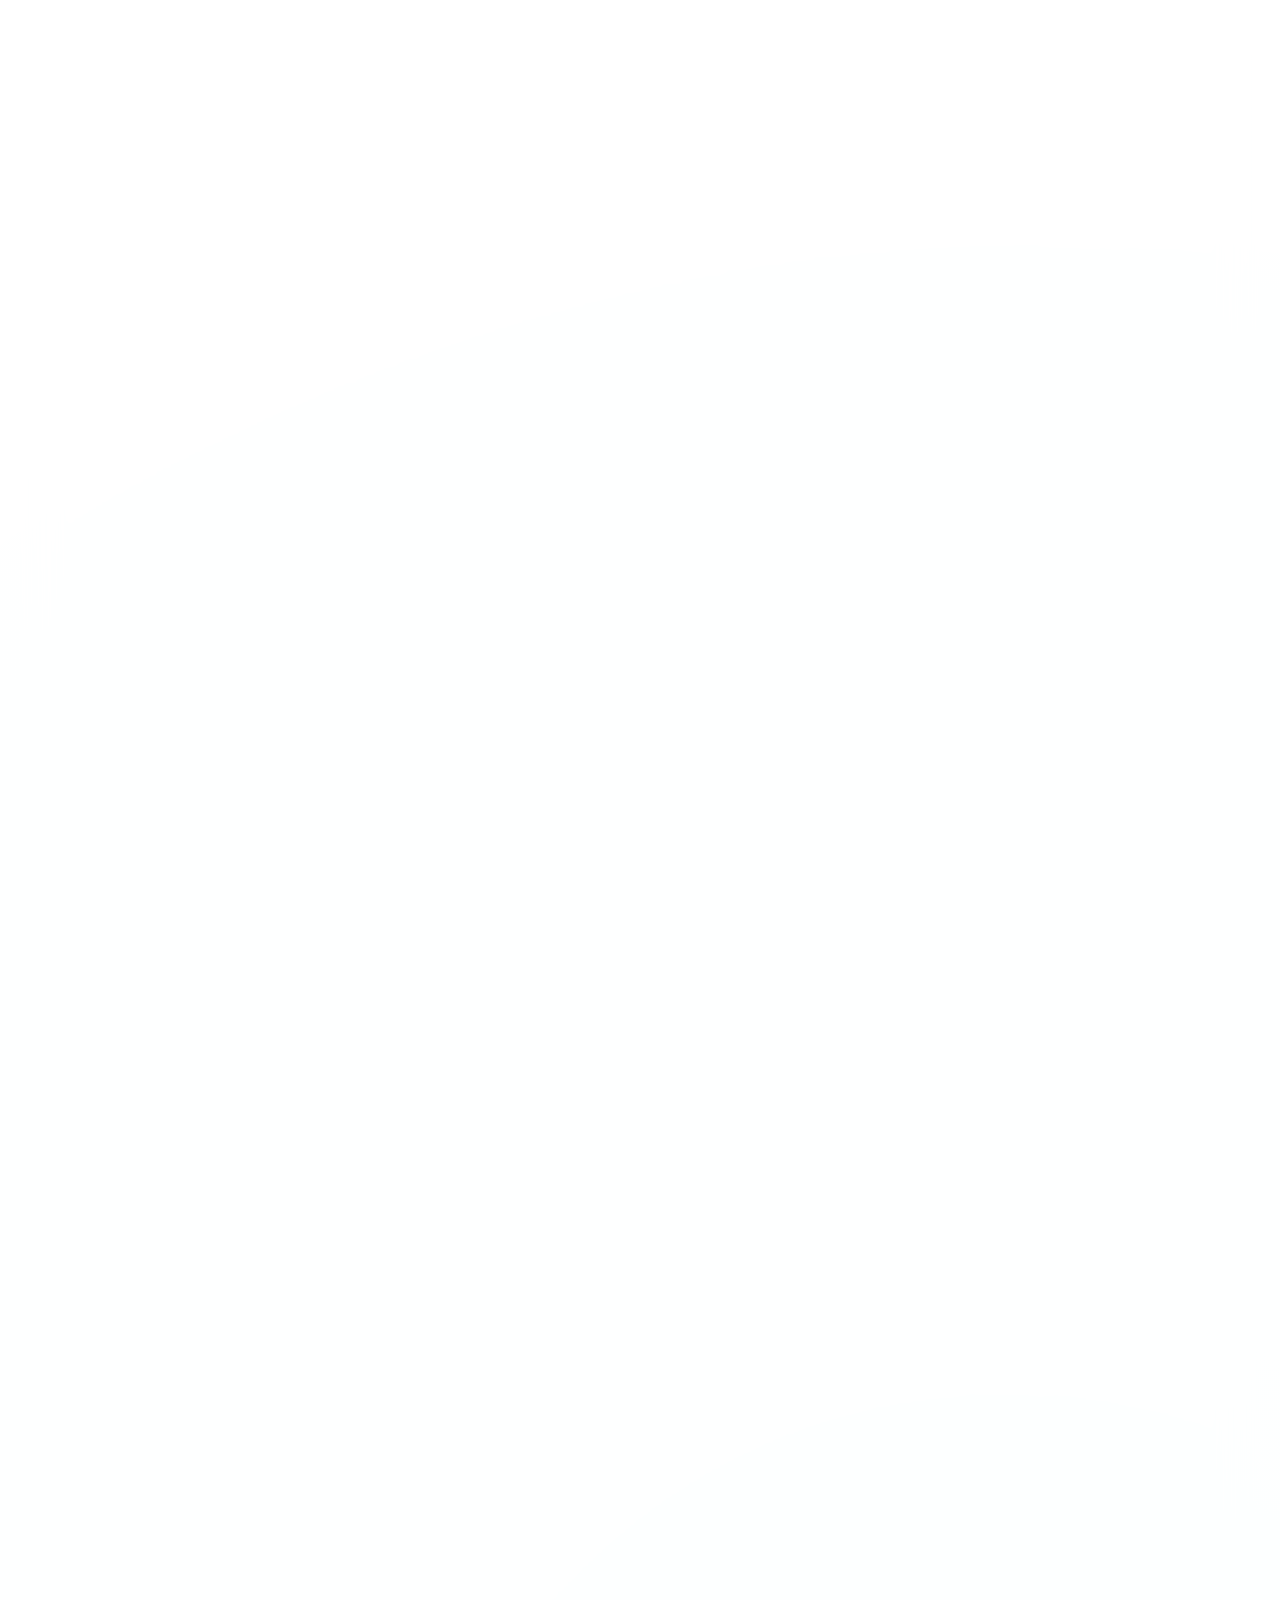
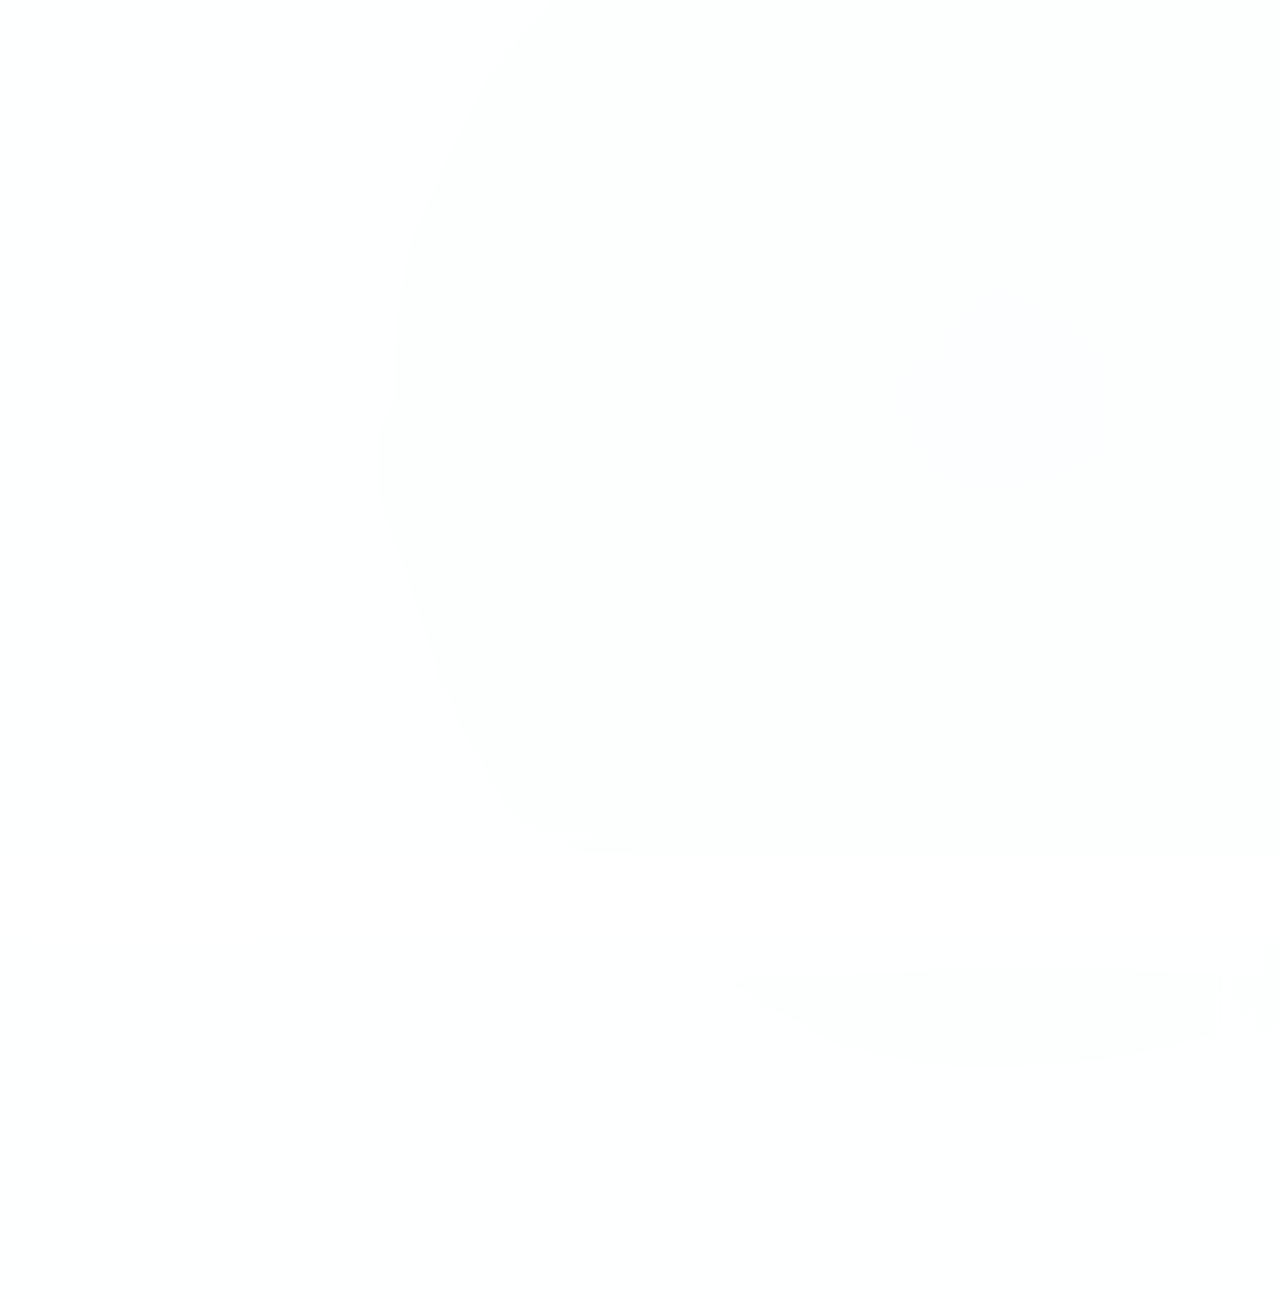
<file: Ropa-tool/index.html>
<!DOCTYPE html>
<html lang="en">
  <head>
    <meta charset="UTF-8" />
    <meta name="viewport" content="width=device-width, initial-scale=1.0" />
    <title>DATA COMPLIANCE TOOLBOX</title>
    <link rel="stylesheet" href="./styles.css" />
  </head>
  <body>
    <div class="page-shell">
      <header class="topnav panel">
        <div class="topnav__brand">
          <span class="topnav__name" id="toolBrandName">DATA COMPLIANCE TOOLBOX</span>
          <span class="topnav__tag" id="toolBrandTag">ICO-aligned privacy operations workspace</span>
        </div>

        <div class="topnav__center">
          <div class="role-switch" id="roleSwitch" aria-label="Select role"></div>
        </div>

        <div class="topnav__tools">
          <button id="loadSampleButton" class="button button--ghost" type="button">Load sample</button>
          <button id="saveButton" class="button button--ghost" type="button">Save draft</button>
          <button id="exportJsonButton" class="button button--secondary" type="button">Export JSON</button>

          <details class="trash-dropdown" id="trashDropdown">
            <summary class="trash-dropdown__trigger">
              <span id="trashLabel">Trash</span>
              <span class="trash-dropdown__count" id="trashCount">0</span>
            </summary>
            <div class="trash-dropdown__panel">
              <div class="trash-dropdown__header">
                <p class="section-label">Workspace</p>
                <h3 id="trashSectionTitle">Deleted records</h3>
              </div>
              <div id="trashList" class="history-list history-list--compact"></div>
            </div>
          </details>

          <div class="language-switch" aria-label="Language switch">
            <div class="language-switch__controls">
              <button id="langEn" type="button">EN</button>
              <button id="langZh" type="button">中文</button>
            </div>
          </div>

          <p class="save-status" id="saveStatus">Draft ready.</p>
        </div>
      </header>

      <main class="experience">
        <section class="hero-stage panel">
          <div class="hero-stage__copy">
            <p class="eyebrow" id="heroEyebrow">ICO-aligned privacy operations workspace</p>
            <h1 id="heroTitle">Document processing activities with clarity.</h1>
            <p class="hero__text" id="heroText">
              Version v0.1 helps teams document records of processing activities in
              a clean web flow based on the UK ICO Controller and Processor
              templates.
            </p>

            <div class="hero-stage__context">
              <span class="chip chip--soft" id="heroRolePill"></span>
              <span class="chip chip--soft" id="heroRecordPill"></span>
              <span class="chip chip--soft" id="heroAutosavePill"></span>
            </div>

            <div class="hero-stage__actions">
              <button id="addActivityButton" class="button button--primary" type="button">
                Add activity
              </button>
            </div>
          </div>

          <aside class="hero-stage__snapshot panel panel--inner">
            <div class="section-heading section-heading--compact">
              <div>
                <p class="section-label" id="summaryLabelTemplate">Active template</p>
                <h2 id="snapshotTitle">Workspace snapshot</h2>
              </div>
            </div>

            <div class="snapshot-grid">
              <div class="snapshot-item">
                <span class="summary-card__label" id="summaryLabelTemplateDuplicate">Template</span>
                <strong id="templateLabel">Controller</strong>
              </div>
              <div class="snapshot-item">
                <span class="summary-card__label" id="summaryLabelFieldCount">Product / service</span>
                <strong id="fieldCount">-</strong>
              </div>
              <div class="snapshot-item">
                <span class="summary-card__label" id="summaryLabelActivityCount">Processing activities</span>
                <strong id="activityCount">0</strong>
              </div>
              <div class="snapshot-item">
                <span class="summary-card__label" id="summaryLabelUpdatedAt">Last saved</span>
                <strong id="updatedAt">Not saved yet</strong>
              </div>
            </div>

            <div class="hero-stage__snapshot-actions"></div>
          </aside>
        </section>

        <section class="context-stage">
          <article class="panel record-panel">
            <div class="section-heading section-heading--compact">
              <div>
                <p class="section-label" id="recordSectionLabel">Product / service</p>
                <h2 id="recordSectionTitle">Current record</h2>
              </div>
              <div class="current-record-badge" id="currentRecordBadge"></div>
            </div>
            <p class="section-text record-panel__text" id="recordSectionText">
              Use one record per product or service.
            </p>
            <label class="sidebar-label" id="recordNameLabel" for="recordNameInput">
              Product / service name
            </label>
            <input id="recordNameInput" type="text" />
            <div class="record-panel__actions">
              <button id="newRecordButton" class="button button--secondary" type="button">
                New product / service
              </button>
              <button id="deleteRecordButton" class="button button--ghost" type="button">
                Delete current record
              </button>
            </div>
          </article>

          <article class="panel history-panel">
            <div class="section-heading section-heading--compact">
              <div>
                <p class="section-label" id="historySectionLabel">History</p>
                <h2 id="historySectionTitle">Saved product / service records</h2>
              </div>
            </div>
            <div id="historyList" class="history-list"></div>
          </article>
        </section>

        <section class="panel contact-stage">
          <div class="section-heading">
            <div>
              <p class="section-label" id="contactSectionLabel">Organisation profile</p>
              <h2 id="contactSectionTitle">Contact details</h2>
            </div>
            <p class="section-text" id="contactSectionText">
              Shared across both ICO templates: organisation, DPO, and
              representative contact details.
            </p>
          </div>
          <div id="contactSections" class="contact-sections"></div>
        </section>

        <section class="panel activity-stage">
          <div class="section-heading">
            <div>
              <p class="section-label" id="activitySectionLabel">Article 30 workspace</p>
              <h2 id="activitySectionTitle">Processing activities</h2>
            </div>
            <p class="section-text" id="roleDescription"></p>
          </div>

          <div class="activity-toolbar">
            <div class="activity-toolbar__meta">
              <div class="legend" id="fieldLegend"></div>
            </div>
            <button id="addActivityInlineButton" class="button button--primary" type="button">
              Add activity
            </button>
          </div>

          <div id="activityList" class="activity-list"></div>
        </section>

        <section class="panel preview-panel">
          <div class="section-heading">
            <div>
              <p class="section-label" id="previewSectionLabel">Review</p>
              <h2 id="previewSectionTitle">ICO-style record preview</h2>
            </div>
            <div class="preview-header-side">
              <p class="section-text" id="previewSectionText">
                Review how each activity maps back to the official template
                columns before exporting or transcribing elsewhere.
              </p>
              <div class="scope-switch" id="previewScopeSwitch"></div>
            </div>
          </div>

          <div class="table-wrap">
            <table class="preview-table">
              <thead id="previewHead"></thead>
              <tbody id="previewBody"></tbody>
            </table>
          </div>
        </section>
      </main>
    </div>

    <script src="./app.js"></script>
  </body>
</html>
</file>
<file: dpia-tool/css/style.css>
:root {
  --bg: #f6f9ff;
  --surface: rgba(255, 255, 255, 0.94);
  --surface-strong: #ffffff;
  --surface-muted: #f8fbff;
  --border-soft: rgba(15, 23, 42, 0.08);
  --border-medium: rgba(30, 41, 59, 0.14);
  --text: #0f172a;
  --text-secondary: #475569;
  --text-tertiary: #64748b;
  --accent-blue: #2563eb;
  --accent-cyan: #06b6d4;
  --accent-green: #0f9f6e;
  --accent-amber: #d97706;
  --accent-rose: #be123c;
  --accent-purple: #7c3aed;
  --accent-soft: rgba(37, 99, 235, 0.08);
  --success-soft: rgba(15, 159, 110, 0.1);
  --warning-soft: rgba(217, 119, 6, 0.12);
  --danger-soft: rgba(190, 18, 60, 0.1);
  --shadow-soft: 0 14px 36px rgba(15, 23, 42, 0.06);
  --shadow-medium: 0 22px 54px rgba(15, 23, 42, 0.08);
  --shadow-floating: 0 28px 72px rgba(15, 23, 42, 0.14);
  --radius-pill: 999px;
  --radius-xl: 30px;
  --radius-lg: 24px;
  --radius-md: 18px;
  --radius-sm: 14px;
  --content-width: min(1480px, calc(100% - 40px));
}

* { box-sizing: border-box; margin: 0; padding: 0; }
[hidden] { display: none !important; }
html { scroll-behavior: smooth; }

body {
  min-height: 100vh;
  font-family: "SF Pro Display", "SF Pro Text", "PingFang SC", "Helvetica Neue", "Segoe UI", sans-serif;
  color: var(--text);
  background:
    radial-gradient(circle at 8% 6%, rgba(37, 99, 235, 0.12), transparent 30%),
    radial-gradient(circle at 92% 12%, rgba(6, 182, 212, 0.11), transparent 28%),
    radial-gradient(circle at 80% 86%, rgba(16, 185, 129, 0.08), transparent 26%),
    linear-gradient(160deg, #f8fbff 0%, #f2f7ff 48%, #eef5ff 100%);
  overflow-x: hidden;
  line-height: 1.6;
}

body::before {
  content: "";
  position: fixed; inset: 0;
  pointer-events: none; opacity: 0.5;
  background: linear-gradient(115deg, rgba(255,255,255,0.2), transparent 26%),
    radial-gradient(circle at 24% 12%, rgba(255,255,255,0.34), transparent 34%);
}

button, input, textarea, select { font: inherit; }

.page-shell {
  position: relative; z-index: 1;
  width: var(--content-width);
  margin: 0 auto; padding: 18px 0 56px;
}

.experience {
  display: grid;
  gap: 24px;
  min-width: 0;
}

/* ── Panels ─────────────────────────────────── */

.panel {
  min-width: 0;
  border: 1px solid var(--border-soft);
  border-radius: var(--radius-xl);
  background: rgba(255, 255, 255, 0.94);
  backdrop-filter: blur(18px);
  box-shadow: var(--shadow-soft);
}

.panel--inner {
  background: rgba(255, 255, 255, 0.88);
  box-shadow: none;
}

.panel-body { padding: 28px; }

/* ── Topnav ─────────────────────────────────── */

.topnav {
  position: sticky; top: 16px; z-index: 30;
  margin-bottom: 28px; padding: 10px 14px;
  display: grid; grid-template-columns: minmax(0, 1fr) auto auto;
  gap: 14px; align-items: center;
  border-radius: 999px;
  box-shadow: var(--shadow-medium);
}

.topnav__brand {
  display: flex; align-items: baseline; gap: 14px; min-width: 0; flex: 1;
}

.topnav__name {
  font-size: 0.94rem; font-weight: 650;
  letter-spacing: 0.06em; text-transform: uppercase; white-space: nowrap;
}

.topnav__tag {
  color: var(--text-tertiary); font-size: 0.84rem;
  white-space: nowrap; overflow: hidden; text-overflow: ellipsis;
}

.topnav__center { display: flex; justify-content: center; }

.topnav__tools {
  display: flex; align-items: center; justify-content: flex-end;
  gap: 8px; flex-wrap: wrap; min-width: 0;
}

.workspace-pill,
.save-status {
  display: inline-flex;
  align-items: center;
  min-height: 38px;
  padding: 0 14px;
  border-radius: var(--radius-pill);
  background: rgba(17, 24, 39, 0.06);
  color: var(--text-secondary);
  font-size: 0.84rem;
  font-weight: 700;
  white-space: nowrap;
}

.save-status {
  background: rgba(15, 159, 110, 0.1);
  color: var(--accent-green);
}

/* ── Language switch ────────────────────────── */

.language-switch__controls {
  display: inline-grid; grid-template-columns: repeat(2, 1fr);
  gap: 4px; padding: 4px;
  border-radius: var(--radius-pill);
  background: rgba(148, 163, 184, 0.16);
  position: relative; overflow: hidden; isolation: isolate;
}

.language-switch__controls::before {
  content: "";
  position: absolute; top: 4px; left: 4px;
  width: calc((100% - 8px) / 2);
  height: calc(100% - 8px);
  border-radius: var(--radius-pill);
  background: linear-gradient(180deg, #ffffff 0%, #f5f9ff 100%);
  box-shadow: 0 8px 20px rgba(37, 99, 235, 0.15);
  transform: translateX(calc(var(--switch-index, 0) * (100% + 4px)));
  transition: transform 260ms cubic-bezier(0.22, 1, 0.36, 1);
  z-index: 0;
}

.language-switch__controls[data-active-index="0"] { --switch-index: 0; }
.language-switch__controls[data-active-index="1"] { --switch-index: 1; }

.language-switch button {
  appearance: none; border: 0;
  min-height: 38px; padding: 0 13px;
  border-radius: var(--radius-pill);
  background: transparent;
  color: var(--text-secondary);
  font-weight: 600; cursor: pointer;
  position: relative; z-index: 1;
  transition: color 160ms ease;
}

.language-switch button.active { color: var(--text); }

/* ── Trash dropdown ─────────────────────────── */

.trash-dropdown { position: relative; }
.trash-dropdown[open] { z-index: 40; }

.trash-dropdown__trigger {
  list-style: none;
  display: inline-flex; align-items: center; gap: 8px;
  min-height: 38px; padding: 8px 13px;
  border-radius: var(--radius-pill);
  background: rgba(255, 255, 255, 0.92);
  border: 1px solid var(--border-soft);
  cursor: pointer;
  font-size: 0.86rem;
  font-weight: 700;
  color: var(--text);
}

.trash-dropdown__trigger::-webkit-details-marker { display: none; }

.trash-dropdown__count {
  min-width: 22px;
  height: 22px;
  padding: 0 6px;
  border-radius: var(--radius-pill);
  background: rgba(17, 24, 39, 0.08);
  color: var(--text-secondary);
  font-size: 0.78rem;
  font-weight: 700;
  display: inline-flex;
  align-items: center;
  justify-content: center;
}

.trash-dropdown__panel {
  position: absolute;
  right: 0;
  top: calc(100% + 10px);
  width: min(380px, calc(100vw - 32px));
  padding: 16px;
  border-radius: var(--radius-lg);
  border: 1px solid var(--border-soft);
  background: rgba(255, 255, 255, 0.98);
  box-shadow: var(--shadow-floating);
}

.trash-dropdown__header h3 {
  margin: 6px 0 0;
  font-size: 1rem;
  letter-spacing: -0.02em;
}

.trash-list {
  display: grid;
  gap: 10px;
  margin-top: 14px;
}

.trash-item {
  padding: 12px;
  border-radius: var(--radius-md);
  border: 1px solid var(--border-soft);
  background: rgba(248, 251, 255, 0.94);
}

.trash-item strong {
  display: block;
  margin-bottom: 6px;
  font-size: 0.94rem;
}

.trash-item p {
  margin: 0 0 10px;
  color: var(--text-secondary);
  font-size: 0.84rem;
  line-height: 1.55;
}

.trash-item__actions {
  display: flex;
  gap: 8px;
}

/* ── Buttons ────────────────────────────────── */

.btn {
  appearance: none; border: 0;
  border-radius: var(--radius-pill);
  min-height: 42px; padding: 10px 16px;
  cursor: pointer; font-weight: 700;
  letter-spacing: -0.01em;
  transition: transform 180ms ease, box-shadow 180ms ease, background 180ms ease;
}

.btn:hover { transform: translateY(-1px); }

.btn-primary {
  background: linear-gradient(180deg, #111827 0%, #0f172a 100%);
  color: white;
  box-shadow: 0 12px 28px rgba(15, 23, 42, 0.18);
}

.btn-secondary {
  background: linear-gradient(180deg, #edf5ff 0%, #ffffff 100%);
  color: var(--accent-blue);
  border: 1px solid rgba(37, 99, 235, 0.14);
}

.btn-ghost {
  background: rgba(255, 255, 255, 0.92);
  color: var(--text-secondary);
  border: 1px solid var(--border-soft);
}

.btn-danger {
  background: linear-gradient(180deg, #fff1f2 0%, #ffffff 100%);
  color: var(--accent-rose);
  border: 1px solid rgba(190, 18, 60, 0.12);
}

.btn-export {
  background: linear-gradient(180deg, #f3e8ff 0%, #ffffff 100%);
  color: var(--accent-purple);
  border: 1px solid rgba(124, 58, 237, 0.14);
}

.btn-tpl {
  background: linear-gradient(180deg, #ecfdf5 0%, #ffffff 100%);
  color: var(--accent-green);
  border: 1px solid rgba(15, 159, 110, 0.14);
}

.btn-sm { min-height: 34px; padding: 0 11px; font-size: 0.82rem; }

/* ── Typography ─────────────────────────────── */

.section-label {
  color: var(--accent-blue);
  font-size: 0.8rem; font-weight: 700;
  letter-spacing: 0.12em; text-transform: uppercase;
}

.summary-card__label {
  color: var(--text-tertiary);
  font-size: 0.76rem;
  font-weight: 700;
  letter-spacing: 0.12em;
  text-transform: uppercase;
}

h1, h2, h3 { margin: 0; letter-spacing: -0.04em; }
h1 { font-size: clamp(2.6rem, 5.2vw, 4.6rem); line-height: 1.04; }
h2 { font-size: clamp(1.5rem, 2vw, 2.15rem); line-height: 1.16; }
h3 { line-height: 1.38; }

.section-text { margin: 0; color: var(--text-secondary); line-height: 1.7; max-width: 50ch; }

.section-heading {
  display: flex; justify-content: space-between; gap: 18px; align-items: start;
}
.section-heading > div { display: grid; gap: 8px; }
.section-heading--compact { align-items: center; }

.dashboard-grid {
  display: grid;
  grid-template-columns: minmax(0, 1.18fr) minmax(320px, 0.82fr);
  gap: 20px;
  margin-bottom: 24px;
}

/* ── Metric cards ───────────────────────────── */

.metric-grid {
  display: grid; grid-template-columns: repeat(4, minmax(0, 1fr));
  gap: 14px; margin-bottom: 24px;
}

.metric-card {
  padding: 18px; border-radius: var(--radius-lg);
  background: linear-gradient(180deg, rgba(249, 252, 255, 0.96), #ffffff);
  border: 1px solid var(--border-soft);
  display: grid; gap: 10px;
}

.metric-card strong {
  font-size: clamp(1.6rem, 3vw, 2.45rem);
  letter-spacing: -0.05em; line-height: 1;
}

.metric-card p { color: var(--text-secondary); line-height: 1.6; }

.methodology-panel {
  padding: 24px;
}

.methodology-panel__section + .methodology-panel__section {
  margin-top: 18px;
}

.portfolio-mix {
  display: flex;
  flex-wrap: wrap;
  gap: 8px;
  margin-top: 10px;
}

.mix-chip {
  display: inline-flex;
  align-items: center;
  gap: 8px;
  min-height: 34px;
  padding: 0 12px;
  border-radius: var(--radius-pill);
  background: rgba(37, 99, 235, 0.08);
  color: var(--accent-blue);
  font-size: 0.82rem;
  font-weight: 700;
}

.methodology-notes {
  display: grid;
  gap: 10px;
  margin-top: 10px;
}

.methodology-note {
  padding: 14px;
  border-radius: var(--radius-md);
  border: 1px solid var(--border-soft);
  background: linear-gradient(180deg, rgba(248, 251, 255, 0.96), #ffffff);
}

.methodology-note strong {
  display: block;
  margin-bottom: 6px;
  font-size: 0.92rem;
}

.methodology-note p {
  margin: 0;
  color: var(--text-secondary);
  font-size: 0.88rem;
  line-height: 1.65;
}

/* ── Status bars ────────────────────────────── */

.status-meters { display: grid; gap: 10px; margin-bottom: 24px; }

.status-meter { display: grid; gap: 6px; }

.status-meter__head {
  display: flex; justify-content: space-between; gap: 12px;
  color: var(--text-secondary); font-size: 0.92rem;
}

.status-meter__bar {
  height: 10px; border-radius: var(--radius-pill);
  background: rgba(148, 163, 184, 0.18); overflow: hidden;
}

.status-meter__fill {
  height: 100%; border-radius: inherit;
  background: linear-gradient(90deg, #2563eb 0%, #06b6d4 100%);
}

/* ── Action bar ─────────────────────────────── */

.action-bar {
  display: flex; gap: 10px; flex-wrap: wrap;
  margin-bottom: 20px;
}

/* ── DPIA Table ─────────────────────────────── */

.table-wrap { overflow-x: auto; }

.dpia-table {
  width: 100%; border-collapse: separate; border-spacing: 0;
}

.dpia-table thead th {
  text-align: left; padding: 0 14px 14px;
  color: var(--text-tertiary);
  font-size: 0.76rem; font-weight: 700;
  letter-spacing: 0.08em; text-transform: uppercase;
  border-bottom: 1px solid var(--border-soft);
  white-space: nowrap;
}

.dpia-table td {
  padding: 16px 14px;
  border-bottom: 1px solid var(--border-soft);
  vertical-align: middle; font-size: 0.94rem;
}

.dpia-row { cursor: pointer; transition: background 180ms ease; }
.dpia-row:hover td { background: rgba(248, 251, 255, 0.88); }

.actions-cell { white-space: nowrap; }

.empty-state {
  text-align: center; padding: 40px;
  color: var(--text-tertiary);
  border: 1px dashed rgba(148, 163, 184, 0.4);
  border-radius: var(--radius-lg);
  margin-top: 14px;
  background: rgba(248, 251, 255, 0.8);
}

/* ── Badges ─────────────────────────────────── */

.badge {
  display: inline-flex; align-items: center;
  min-height: 30px; padding: 0 10px;
  border-radius: var(--radius-pill);
  font-size: 0.78rem; font-weight: 700;
  letter-spacing: 0.06em; text-transform: uppercase;
}

.badge-not-started { background: rgba(148, 163, 184, 0.14); color: var(--text-secondary); }
.badge-in-progress { background: var(--warning-soft); color: #9a6700; }
.badge-complete { background: var(--success-soft); color: #0f766e; }
.badge-none { background: rgba(148, 163, 184, 0.1); color: var(--text-tertiary); }
.badge-low { background: rgba(6, 182, 212, 0.12); color: #0e7490; }
.badge-medium { background: var(--warning-soft); color: #9a6700; }
.badge-high { background: var(--danger-soft); color: var(--accent-rose); }
.badge-tpl { background: var(--success-soft); color: var(--accent-green); font-size: 0.7rem; min-height: 22px; padding: 0 8px; margin-left: 6px; }
.badge-child { background: var(--warning-soft); color: var(--accent-amber); font-size: 0.7rem; min-height: 22px; padding: 0 8px; margin-left: 4px; }

/* ── Completion pill ────────────────────────── */

.completion-pill {
  display: inline-flex; align-items: center; justify-content: center;
  min-width: 82px; min-height: 34px; padding: 6px 12px;
  border-radius: var(--radius-pill);
  background: rgba(37, 99, 235, 0.08);
  color: var(--accent-blue); font-weight: 700;
}

/* ── Progress bar ───────────────────────────── */

.progress-bar {
  display: inline-block; width: 80px; height: 8px;
  background: rgba(148, 163, 184, 0.18);
  border-radius: var(--radius-pill); overflow: hidden; vertical-align: middle;
}

.progress-fill {
  height: 100%; border-radius: inherit;
  background: linear-gradient(90deg, #2563eb, #06b6d4);
  transition: width 0.3s;
}

.progress-text { font-size: 0.82rem; color: var(--text-secondary); margin-left: 6px; }

/* ── Modals ─────────────────────────────────── */

.modal-overlay {
  position: fixed; inset: 0; z-index: 80;
  display: none;
  justify-content: center; align-items: center;
  background: rgba(15, 23, 42, 0.36);
  backdrop-filter: blur(8px);
}

.modal-overlay.is-open { display: flex; }

.modal-content {
  position: relative; z-index: 1;
  width: min(560px, calc(100vw - 32px));
  padding: 28px;
  border-radius: var(--radius-xl);
  background: rgba(255, 255, 255, 0.98);
  border: 1px solid var(--border-soft);
  box-shadow: var(--shadow-floating);
  max-height: 85vh; overflow-y: auto;
}

.modal-wide { width: min(640px, calc(100vw - 32px)); }

.modal-close {
  position: absolute; top: 14px; right: 18px;
  background: none; border: none; font-size: 24px;
  cursor: pointer; color: var(--text-tertiary);
}
.modal-close:hover { color: var(--text); }
.modal-content h2 { margin-bottom: 16px; font-size: 1.5rem; }

/* ── Quick-view modal ───────────────────────── */

.qv-grid { display: grid; grid-template-columns: 1fr 1fr; gap: 12px; margin-bottom: 16px; }

.qv-field { margin-bottom: 8px; }
.qv-field label {
  display: block; font-size: 0.76rem; font-weight: 700;
  color: var(--accent-blue); letter-spacing: 0.1em; text-transform: uppercase;
  margin-bottom: 4px;
}

.qv-progress { width: 120px; }

.step-table { width: 100%; border-collapse: collapse; margin-bottom: 16px; }
.step-table td {
  padding: 10px 12px; font-size: 0.92rem;
  border-bottom: 1px solid var(--border-soft);
}
.step-table td:first-child { font-weight: 700; width: 60px; color: var(--text-secondary); }
.step-status { text-align: center; width: 30px; }

.qv-footer {
  display: flex; justify-content: space-between; align-items: center;
  margin-top: 16px; padding-top: 16px;
  border-top: 1px solid var(--border-soft);
}
.qv-footer span { font-size: 0.82rem; color: var(--text-tertiary); }

/* ── Create form ────────────────────────────── */

.create-form .form-group { margin-bottom: 14px; }

/* ── Template cards ─────────────────────────── */

.template-card {
  display: flex; gap: 16px; padding: 16px; margin-bottom: 10px;
  border: 1px solid var(--border-soft); border-radius: var(--radius-md);
  cursor: pointer;
  transition: border-color 0.15s, box-shadow 0.15s, transform 0.15s;
}
.template-card:hover {
  border-color: rgba(37, 99, 235, 0.25);
  box-shadow: 0 10px 24px rgba(37, 99, 235, 0.1);
  transform: translateY(-1px);
}
.template-icon {
  font-size: 32px; width: 48px; height: 48px;
  display: flex; align-items: center; justify-content: center;
  background: linear-gradient(180deg, #f0f6ff 0%, #ffffff 100%);
  border-radius: var(--radius-md); flex-shrink: 0;
}
.template-info { flex: 1; }
.template-name { font-size: 1rem; font-weight: 700; margin-bottom: 4px; letter-spacing: -0.02em; }
.template-desc { font-size: 0.88rem; color: var(--text-secondary); line-height: 1.5; }

/* ── Editor ─────────────────────────────────── */

.editor-header-row {
  display: flex;
  justify-content: space-between;
  align-items: flex-start;
  gap: 18px;
}

.editor-header-actions { display: flex; gap: 8px; }

.editor-meta-text { max-width: 62ch; }

.editor-workspace {
  display: grid;
  grid-template-columns: minmax(0, 1.42fr) 330px;
  gap: 24px;
  align-items: start;
}

.editor-form { min-width: 0; }

.editor-rail {
  display: grid;
  gap: 16px;
  position: sticky;
  top: 108px;
}

.rail-panel { padding: 18px; }

/* ── Section panels (editor modules) ─────────── */

.section-panel {
  border: 1px solid var(--border-soft);
  border-radius: var(--radius-xl);
  padding: 28px; margin-bottom: 24px;
  background: rgba(255, 255, 255, 0.94);
  backdrop-filter: blur(18px);
  box-shadow: var(--shadow-soft);
}

.section-panel__label {
  color: var(--accent-blue);
  font-size: 0.76rem; font-weight: 700;
  letter-spacing: 0.12em; text-transform: uppercase;
  margin-bottom: 6px;
}

.section-panel__title {
  font-size: clamp(1.25rem, 1.8vw, 1.6rem);
  font-weight: 700; letter-spacing: -0.03em;
  line-height: 1.2; margin-bottom: 4px;
}

.section-panel__hint {
  font-size: 0.88rem; color: var(--text-secondary);
  margin-bottom: 20px; line-height: 1.6; max-width: 56ch;
}

.section-panel--children {
  border-color: rgba(217, 119, 6, 0.18);
  background: linear-gradient(180deg, rgba(255, 251, 235, 0.5), rgba(255, 255, 255, 0.94));
}
.section-panel--children .section-panel__label { color: var(--accent-amber); }

.guidance-grid {
  display: grid;
  grid-template-columns: repeat(3, minmax(0, 1fr));
  gap: 12px;
  margin-bottom: 18px;
}

.guidance-card {
  padding: 16px;
  border-radius: var(--radius-lg);
  border: 1px solid var(--border-soft);
  background: linear-gradient(180deg, rgba(247, 250, 255, 0.98), #ffffff);
}

.guidance-card__eyebrow {
  display: inline-flex;
  align-items: center;
  min-height: 24px;
  padding: 0 8px;
  border-radius: var(--radius-pill);
  background: rgba(37, 99, 235, 0.08);
  color: var(--accent-blue);
  font-size: 0.7rem;
  font-weight: 800;
  letter-spacing: 0.08em;
  text-transform: uppercase;
}

.guidance-card h4 {
  margin: 10px 0;
  padding: 0;
  border: 0;
  color: var(--text);
  font-size: 0.95rem;
}

.guidance-list {
  margin: 0;
  padding-left: 18px;
  color: var(--text-secondary);
  font-size: 0.86rem;
  line-height: 1.65;
}

.guidance-list li + li { margin-top: 6px; }

/* ── Field cards ────────────────────────────────── */

.field-grid {
  display: grid;
  grid-template-columns: repeat(2, minmax(0, 1fr));
  gap: 16px;
}

.field-card {
  padding: 18px;
  border-radius: var(--radius-lg);
  border: 1px solid var(--border-soft);
  background: linear-gradient(180deg, rgba(249, 252, 255, 0.96), #ffffff);
  box-shadow: inset 0 1px 0 rgba(255, 255, 255, 0.55);
}

.field-card--full { grid-column: 1 / -1; }

.field-card__head {
  display: flex; justify-content: space-between;
  gap: 12px; align-items: start; margin-bottom: 12px;
}

.field-card__head h3 {
  font-size: 0.94rem; font-weight: 700; line-height: 1.4;
  letter-spacing: -0.02em;
}

.field-card__helper {
  margin: 4px 0 0; font-size: 0.84rem;
  color: var(--text-tertiary); line-height: 1.6;
}

.field-tag {
  display: inline-flex; align-items: center;
  min-height: 26px; padding: 3px 10px;
  border-radius: var(--radius-pill);
  background: rgba(37, 99, 235, 0.08);
  color: var(--accent-blue);
  font-size: 0.72rem; font-weight: 700;
  text-transform: uppercase; letter-spacing: 0.08em;
  white-space: nowrap; flex-shrink: 0;
}

.field-tag--screen { background: rgba(6, 182, 212, 0.1); color: #0e7490; }
.field-tag--risk { background: var(--danger-soft); color: var(--accent-rose); }
.field-tag--dpo { background: rgba(124, 58, 237, 0.08); color: var(--accent-purple); }
.field-tag--child { background: var(--warning-soft); color: var(--accent-amber); }

.field-control,
.field-textarea,
.field-select {
  width: 100%;
  border: 1px solid rgba(148, 163, 184, 0.28);
  border-radius: 16px;
  background: rgba(255, 255, 255, 0.96);
  color: var(--text); padding: 12px 16px;
  font-size: 0.94rem;
  transition: border-color 180ms ease, box-shadow 180ms ease;
}

.field-textarea { min-height: 100px; resize: vertical; }

.field-control:focus,
.field-textarea:focus,
.field-select:focus {
  outline: none;
  border-color: rgba(37, 99, 235, 0.42);
  box-shadow: 0 0 0 5px rgba(37, 99, 235, 0.12);
}

/* ── Form controls ──────────────────────────── */

.form-row { display: flex; gap: 16px; }
.form-row .form-group { flex: 1; }
.form-group { margin-bottom: 14px; }

.form-group label {
  display: block; font-size: 0.88rem; font-weight: 600;
  color: var(--text-secondary); margin-bottom: 6px;
}

.form-group input[type="text"],
.form-group input[type="date"],
.form-group textarea,
.form-group select {
  width: 100%; padding: 12px 16px;
  border: 1px solid rgba(148, 163, 184, 0.28);
  border-radius: 16px;
  background: rgba(255, 255, 255, 0.96);
  color: var(--text); font-size: 0.94rem;
  transition: border-color 180ms ease, box-shadow 180ms ease, transform 180ms ease;
}

.form-group input:focus,
.form-group textarea:focus,
.form-group select:focus {
  outline: none;
  border-color: rgba(37, 99, 235, 0.42);
  box-shadow: 0 0 0 5px rgba(37, 99, 235, 0.12);
  transform: translateY(-1px);
}

.form-group textarea { resize: vertical; min-height: 80px; }

/* ── Criteria grid ──────────────────────────── */

.criteria-grid { display: grid; grid-template-columns: 1fr 1fr; gap: 8px; margin-bottom: 14px; }

.checkbox-label {
  font-size: 0.88rem; cursor: pointer;
  display: flex; align-items: flex-start; gap: 8px;
  padding: 8px 12px;
  border: 1px solid var(--border-soft);
  border-radius: var(--radius-sm);
  background: rgba(255, 255, 255, 0.88);
  transition: border-color 160ms ease, background 160ms ease;
  color: var(--text-secondary);
}

.checkbox-label:hover { border-color: rgba(37, 99, 235, 0.2); background: rgba(248, 251, 255, 0.9); }
.checkbox-label input { margin-top: 3px; }

h4 {
  font-size: 0.88rem; font-weight: 700; margin: 18px 0 10px;
  padding-top: 14px; border-top: 1px solid var(--border-soft);
  color: var(--text-secondary); letter-spacing: -0.01em;
}
.section-panel h4:first-of-type { border-top: none; padding-top: 0; margin-top: 10px; }

.form-actions { display: flex; gap: 12px; margin-top: 12px; align-items: center; flex-wrap: wrap; }
.save-msg { color: var(--accent-green); font-size: 0.88rem; font-weight: 700; display: none; }
.empty-hint { color: var(--text-tertiary); font-size: 0.88rem; font-style: italic; margin: 8px 0; }

/* ── Children's toggle ──────────────────────── */

.children-toggle {
  font-size: 0.94rem; font-weight: 700;
  padding: 14px 0 0; color: var(--accent-amber);
}

.children-toggle label { cursor: pointer; }

/* ── Risk Matrix ────────────────────────────── */

.risk-matrix-wrapper { margin: 14px 0; max-width: 520px; }

.matrix-axis-label {
  font-size: 0.76rem; color: var(--text-secondary);
  font-weight: 700; letter-spacing: 0.06em;
  text-transform: uppercase; padding: 6px 0;
}
.matrix-axis-y { text-align: left; margin-bottom: 2px; }
.matrix-axis-x { text-align: right; margin-top: 2px; }

.risk-matrix {
  border-collapse: collapse; width: 100%; table-layout: fixed;
}
.risk-matrix th {
  font-size: 0.76rem; padding: 8px 6px; text-align: center;
  background: rgba(248, 251, 255, 0.96); border: 1px solid var(--border-soft);
  color: var(--text-secondary); font-weight: 700;
}
.risk-matrix th:first-child { width: 110px; text-align: right; padding-right: 10px; }

.matrix-cell {
  height: 56px; text-align: center; vertical-align: middle;
  border: 1px solid rgba(255, 255, 255, 0.6); font-size: 0.78rem;
}
.matrix-low { background: rgba(15, 159, 110, 0.15); }
.matrix-medium { background: rgba(217, 119, 6, 0.15); }
.matrix-high { background: rgba(190, 18, 60, 0.15); }
.matrix-very-high { background: rgba(190, 18, 60, 0.3); color: var(--accent-rose); }

.matrix-dot {
  display: inline-flex; align-items: center; justify-content: center;
  width: 22px; height: 22px; border-radius: 50%;
  background: rgba(15, 23, 42, 0.14); color: #fff;
  font-size: 0.72rem; font-weight: 800; margin: 1px;
}

.matrix-legend { display: flex; gap: 16px; margin: 12px 0 18px; }
.legend-item { display: flex; align-items: center; gap: 6px; font-size: 0.82rem; color: var(--text-secondary); }
.legend-swatch { display: inline-block; width: 14px; height: 14px; border-radius: 4px; }

.risk-entry-table { width: 100%; border-collapse: collapse; margin: 14px 0; font-size: 0.88rem; }
.risk-entry-table th {
  background: rgba(248, 251, 255, 0.96); padding: 8px 10px; text-align: left;
  font-size: 0.72rem; text-transform: uppercase; color: var(--text-tertiary);
  letter-spacing: 0.08em; border-bottom: 1px solid var(--border-soft);
}
.risk-entry-table td { padding: 8px 10px; border-bottom: 1px solid var(--border-soft); }

.risk-badge-low { background: rgba(15, 159, 110, 0.12); color: #0f766e; }
.risk-badge-medium { background: var(--warning-soft); color: #9a6700; }
.risk-badge-high { background: var(--danger-soft); color: var(--accent-rose); }
.risk-badge-very-high { background: rgba(190, 18, 60, 0.2); color: var(--accent-rose); }

.risk-add-form {
  background: linear-gradient(180deg, rgba(248, 251, 255, 0.96), #ffffff);
  border: 1px dashed rgba(148, 163, 184, 0.3);
  border-radius: var(--radius-md); padding: 18px; margin-top: 14px;
}

.pulse-grid {
  display: grid;
  gap: 10px;
  margin-top: 12px;
}

.pulse-card {
  padding: 14px;
  border-radius: var(--radius-md);
  border: 1px solid var(--border-soft);
  background: linear-gradient(180deg, rgba(248, 251, 255, 0.96), #ffffff);
}

.pulse-card span {
  display: block;
  margin-bottom: 6px;
  color: var(--text-tertiary);
  font-size: 0.76rem;
  font-weight: 700;
  letter-spacing: 0.1em;
  text-transform: uppercase;
}

.pulse-card strong {
  display: block;
  font-size: 1.2rem;
  letter-spacing: -0.03em;
}

.pulse-card p {
  margin: 6px 0 0;
  color: var(--text-secondary);
  font-size: 0.86rem;
  line-height: 1.55;
}

.step-nav {
  display: grid;
  gap: 10px;
  margin-top: 12px;
}

.step-nav__item {
  display: grid;
  grid-template-columns: auto minmax(0, 1fr) auto;
  gap: 12px;
  align-items: center;
  padding: 12px;
  border-radius: var(--radius-md);
  border: 1px solid var(--border-soft);
  background: rgba(255, 255, 255, 0.92);
  color: inherit;
  text-decoration: none;
}

.step-nav__item:hover {
  border-color: rgba(37, 99, 235, 0.2);
  background: rgba(248, 251, 255, 0.98);
}

.step-nav__index {
  display: inline-flex;
  align-items: center;
  justify-content: center;
  width: 32px;
  height: 32px;
  border-radius: 11px;
  background: rgba(37, 99, 235, 0.08);
  color: var(--accent-blue);
  font-size: 0.82rem;
  font-weight: 800;
}

.step-nav__copy strong {
  display: block;
  font-size: 0.92rem;
}

.step-nav__copy p {
  margin: 2px 0 0;
  color: var(--text-secondary);
  font-size: 0.8rem;
  line-height: 1.5;
}

.step-nav__status {
  font-size: 0.78rem;
  font-weight: 700;
  color: var(--text-secondary);
}

.step-nav__status.is-done { color: var(--accent-green); }

.method-pack-list {
  display: grid;
  gap: 10px;
  margin-top: 12px;
}

.method-pack {
  padding: 12px;
  border-radius: var(--radius-md);
  border: 1px solid var(--border-soft);
  background: linear-gradient(180deg, rgba(248, 251, 255, 0.96), #ffffff);
}

.method-pack strong {
  display: block;
  margin-bottom: 6px;
  font-size: 0.9rem;
}

.method-pack p {
  margin: 0;
  color: var(--text-secondary);
  font-size: 0.84rem;
  line-height: 1.6;
}

/* ── Responsive ─────────────────────────────── */

@media (max-width: 1220px) {
  .topnav {
    grid-template-columns: 1fr;
    border-radius: var(--radius-xl);
  }
  .topnav__brand,
  .topnav__center,
  .topnav__tools {
    justify-content: center;
  }
  .metric-grid { grid-template-columns: repeat(2, minmax(0, 1fr)); }
  .dashboard-grid,
  .editor-workspace {
    grid-template-columns: 1fr;
  }
  .editor-rail { position: static; }
}

@media (max-width: 760px) {
  .page-shell { width: min(100% - 24px, 100%); padding-top: 12px; }
  .panel-body { padding: 20px; }
  .metric-grid, .criteria-grid, .qv-grid, .field-grid, .guidance-grid { grid-template-columns: 1fr; }
  .field-card--full { grid-column: auto; }
  .form-row { flex-direction: column; gap: 0; }
  .dpia-table { min-width: 760px; }
  .topnav__tools { justify-content: flex-start; }
  .save-status,
  .workspace-pill { white-space: normal; }
}

/* ── Print ──────────────────────────────────── */

@media print {
  body { background: white; }
  body::before { display: none; }
  .topnav, .action-bar, .form-actions,
  .editor-header-actions, .modal-overlay { display: none !important; }
  .page-shell { width: 100%; padding: 0; }
  .panel, .section-panel, .field-card { box-shadow: none; border: 0; background: white; backdrop-filter: none; }
}
</file>
<file: lia-tool/styles.css>
:root {
  --bg: #f6f9ff;
  --surface: rgba(255, 255, 255, 0.94);
  --surface-strong: #ffffff;
  --surface-muted: #f8fbff;
  --border-soft: rgba(15, 23, 42, 0.08);
  --border-medium: rgba(30, 41, 59, 0.14);
  --text: #0f172a;
  --text-secondary: #475569;
  --text-tertiary: #64748b;
  --accent-blue: #2563eb;
  --accent-cyan: #06b6d4;
  --accent-green: #0f9f6e;
  --accent-amber: #d97706;
  --accent-rose: #be123c;
  --accent-soft: rgba(37, 99, 235, 0.08);
  --success-soft: rgba(15, 159, 110, 0.1);
  --warning-soft: rgba(217, 119, 6, 0.12);
  --danger-soft: rgba(190, 18, 60, 0.1);
  --shadow-soft: 0 14px 36px rgba(15, 23, 42, 0.06);
  --shadow-medium: 0 22px 54px rgba(15, 23, 42, 0.08);
  --shadow-floating: 0 28px 72px rgba(15, 23, 42, 0.14);
  --radius-pill: 999px;
  --radius-xl: 30px;
  --radius-lg: 24px;
  --radius-md: 18px;
  --radius-sm: 14px;
  --content-width: min(1480px, calc(100% - 40px));
}

* {
  box-sizing: border-box;
}

[hidden] {
  display: none !important;
}

html {
  scroll-behavior: smooth;
}

body {
  margin: 0;
  min-height: 100vh;
  font-family: "SF Pro Display", "SF Pro Text", "PingFang SC", "Helvetica Neue",
    "Segoe UI", sans-serif;
  color: var(--text);
  background:
    radial-gradient(circle at 8% 6%, rgba(37, 99, 235, 0.12), transparent 30%),
    radial-gradient(circle at 92% 12%, rgba(6, 182, 212, 0.11), transparent 28%),
    radial-gradient(circle at 80% 86%, rgba(16, 185, 129, 0.08), transparent 26%),
    linear-gradient(160deg, #f8fbff 0%, #f2f7ff 48%, #eef5ff 100%);
  overflow-x: hidden;
}

body::before {
  content: "";
  position: fixed;
  inset: 0;
  pointer-events: none;
  opacity: 0.5;
  background:
    linear-gradient(115deg, rgba(255, 255, 255, 0.2), transparent 26%),
    radial-gradient(circle at 24% 12%, rgba(255, 255, 255, 0.34), transparent 34%);
}

button,
input,
textarea,
select {
  font: inherit;
}

.page-shell {
  position: relative;
  z-index: 1;
  width: var(--content-width);
  margin: 0 auto;
  padding: 18px 0 56px;
}

.panel {
  min-width: 0;
  border: 1px solid var(--border-soft);
  border-radius: var(--radius-xl);
  background: rgba(255, 255, 255, 0.94);
  backdrop-filter: blur(18px);
  box-shadow: var(--shadow-soft);
}

.panel--inner {
  background: rgba(255, 255, 255, 0.88);
  box-shadow: none;
}

.topnav {
  position: sticky;
  top: 16px;
  z-index: 30;
  margin-bottom: 28px;
  padding: 10px 14px;
  display: grid;
  grid-template-columns: minmax(0, 1fr) auto auto;
  gap: 14px;
  align-items: center;
  border-radius: 999px;
  box-shadow: var(--shadow-medium);
}

.topnav__brand {
  display: flex;
  align-items: baseline;
  gap: 14px;
  min-width: 0;
}

.topnav__name {
  font-size: 0.94rem;
  font-weight: 650;
  letter-spacing: 0.06em;
  text-transform: uppercase;
  white-space: nowrap;
}

.topnav__tag {
  color: var(--text-tertiary);
  font-size: 0.84rem;
  white-space: nowrap;
  overflow: hidden;
  text-overflow: ellipsis;
}

.topnav__center {
  display: flex;
  justify-content: center;
}

.topnav__tools {
  display: flex;
  align-items: center;
  justify-content: flex-end;
  gap: 8px;
  min-width: 0;
}

.language-switch {
  display: flex;
  align-items: center;
}

.language-switch__controls {
  display: inline-grid;
  grid-template-columns: repeat(2, 1fr);
  gap: 4px;
  padding: 4px;
  border-radius: var(--radius-pill);
  background: rgba(148, 163, 184, 0.16);
  position: relative;
  overflow: hidden;
  isolation: isolate;
}

.language-switch__controls::before {
  content: "";
  position: absolute;
  top: 4px;
  left: 4px;
  width: calc((100% - 8px) / 2);
  height: calc(100% - 8px);
  border-radius: var(--radius-pill);
  background: linear-gradient(180deg, #ffffff 0%, #f5f9ff 100%);
  box-shadow: 0 8px 20px rgba(37, 99, 235, 0.15);
  transform: translateX(calc(var(--switch-index, 0) * (100% + 4px)));
  transition: transform 260ms cubic-bezier(0.22, 1, 0.36, 1);
  z-index: 0;
}

.language-switch__controls[data-active-index="0"] {
  --switch-index: 0;
}

.language-switch__controls[data-active-index="1"] {
  --switch-index: 1;
}

.language-switch button {
  appearance: none;
  border: 0;
  min-height: 38px;
  padding: 0 13px;
  border-radius: var(--radius-pill);
  background: transparent;
  color: var(--text-secondary);
  font: inherit;
  font-weight: 600;
  cursor: pointer;
  position: relative;
  z-index: 1;
  transition: background 160ms ease, color 160ms ease, box-shadow 160ms ease;
}

.language-switch button.active {
  background: transparent;
  color: var(--text);
  box-shadow: none;
}

.trash-dropdown {
  position: relative;
}

.trash-dropdown[open] {
  z-index: 40;
}

.trash-dropdown__trigger {
  list-style: none;
  display: inline-flex;
  align-items: center;
  gap: 8px;
  min-height: 40px;
  padding: 8px 13px;
  border-radius: var(--radius-pill);
  background: rgba(255, 255, 255, 0.92);
  border: 1px solid var(--border-soft);
  cursor: pointer;
  font-size: 0.92rem;
  font-weight: 600;
  color: var(--text);
}

.trash-dropdown__trigger::-webkit-details-marker {
  display: none;
}

.trash-dropdown__count {
  min-width: 22px;
  height: 22px;
  padding: 0 6px;
  border-radius: var(--radius-pill);
  background: rgba(17, 24, 39, 0.08);
  color: var(--text-secondary);
  font-size: 0.78rem;
  font-weight: 700;
  display: inline-flex;
  align-items: center;
  justify-content: center;
}

.trash-dropdown__panel {
  position: absolute;
  right: 0;
  top: calc(100% + 10px);
  width: min(360px, calc(100vw - 32px));
  padding: 16px;
  border-radius: var(--radius-lg);
  border: 1px solid var(--border-soft);
  background: rgba(255, 255, 255, 0.98);
  box-shadow: var(--shadow-floating);
}

.trash-dropdown__header h3 {
  margin: 6px 0 0;
  font-size: 1rem;
  letter-spacing: -0.02em;
}

.trash-list {
  display: grid;
  gap: 10px;
  margin-top: 16px;
}

.trash-item {
  display: grid;
  gap: 8px;
  padding: 14px;
  border: 1px solid var(--border-soft);
  border-radius: var(--radius-md);
  background: var(--surface-muted);
}

.trash-item__meta {
  color: var(--text-secondary);
  font-size: 0.9rem;
}

.save-status {
  margin: 0;
  color: var(--text-tertiary);
  font-size: 0.84rem;
  white-space: nowrap;
}

.experience {
  display: grid;
  gap: 24px;
}

.dashboard-stage,
.workbench-panel,
.detail-workspace__inner {
  padding: 28px;
}

.dashboard-stage__heading {
  margin-bottom: 24px;
}

.dashboard-stage__text {
  max-width: 42ch;
}

.dashboard-grid {
  display: grid;
  grid-template-columns: minmax(0, 1.2fr) minmax(320px, 0.8fr);
  gap: 20px;
}

.metric-grid {
  display: grid;
  grid-template-columns: repeat(4, minmax(0, 1fr));
  gap: 14px;
}

.metric-card {
  padding: 18px;
  border-radius: var(--radius-lg);
  background: linear-gradient(180deg, rgba(249, 252, 255, 0.96), #ffffff);
  border: 1px solid var(--border-soft);
  display: grid;
  gap: 10px;
}

.metric-card strong {
  font-size: clamp(1.6rem, 3vw, 2.45rem);
  letter-spacing: -0.05em;
  line-height: 1;
}

.metric-card p {
  margin: 0;
  color: var(--text-secondary);
  line-height: 1.6;
}

.distribution-panel {
  padding: 20px;
}

.distribution-panel__section + .distribution-panel__section {
  margin-top: 18px;
}

.distribution-wrap,
.pill-wrap {
  display: flex;
  flex-wrap: wrap;
  gap: 10px;
}

.distribution-pill,
.chip {
  display: inline-flex;
  align-items: center;
  gap: 8px;
  min-height: 36px;
  padding: 8px 14px;
  border-radius: var(--radius-pill);
  border: 1px solid var(--border-soft);
  background: rgba(255, 255, 255, 0.92);
  color: var(--text-secondary);
  font-size: 0.9rem;
}

.distribution-pill strong {
  color: var(--text);
}

.status-stack {
  display: grid;
  gap: 10px;
}

.status-meter {
  display: grid;
  gap: 6px;
}

.status-meter__head {
  display: flex;
  justify-content: space-between;
  gap: 12px;
  color: var(--text-secondary);
  font-size: 0.92rem;
}

.status-meter__bar {
  height: 10px;
  border-radius: var(--radius-pill);
  background: rgba(148, 163, 184, 0.18);
  overflow: hidden;
}

.status-meter__fill {
  height: 100%;
  border-radius: inherit;
  background: linear-gradient(90deg, #2563eb 0%, #06b6d4 100%);
}

.workbench-panel__footer {
  margin-top: 22px;
  display: flex;
  justify-content: flex-start;
}

.table-wrap {
  overflow-x: auto;
}

.lia-table {
  width: 100%;
  border-collapse: separate;
  border-spacing: 0;
  margin-top: 20px;
}

.lia-table thead th {
  text-align: left;
  padding: 0 14px 14px;
  color: var(--text-tertiary);
  font-size: 0.76rem;
  font-weight: 700;
  letter-spacing: 0.08em;
  text-transform: uppercase;
  border-bottom: 1px solid var(--border-soft);
  white-space: nowrap;
}

.lia-table tbody tr.assessment-row {
  cursor: pointer;
  transition: background 180ms ease;
}

.lia-table tbody tr.assessment-row:hover td {
  background: rgba(248, 251, 255, 0.88);
}

.lia-table tbody tr.assessment-row.is-active td {
  background: rgba(237, 245, 255, 0.9);
}

.lia-table td {
  padding: 16px 14px;
  border-bottom: 1px solid var(--border-soft);
  vertical-align: middle;
}

.lia-table__title {
  display: grid;
  gap: 4px;
}

.lia-table__title strong {
  line-height: 1.4;
}

.lia-table__sub {
  color: var(--text-secondary);
  font-size: 0.9rem;
  line-height: 1.55;
}

.completion-cell {
  min-width: 140px;
}

.completion-pill {
  display: inline-flex;
  align-items: center;
  justify-content: center;
  min-width: 82px;
  min-height: 34px;
  padding: 6px 12px;
  border-radius: var(--radius-pill);
  background: rgba(37, 99, 235, 0.08);
  color: var(--accent-blue);
  font-weight: 700;
}

.row-actions td {
  padding: 12px 14px 18px;
  background: rgba(248, 251, 255, 0.92);
  border-bottom: 1px solid var(--border-soft);
}

.row-actions__inner {
  display: flex;
  justify-content: space-between;
  align-items: center;
  gap: 16px;
  flex-wrap: wrap;
}

.row-actions__meta {
  color: var(--text-secondary);
  font-size: 0.92rem;
}

.row-actions__buttons {
  display: flex;
  gap: 10px;
  flex-wrap: wrap;
}

.empty-workbench {
  margin-top: 18px;
  padding: 18px;
  border-radius: var(--radius-lg);
  border: 1px dashed rgba(148, 163, 184, 0.4);
  color: var(--text-secondary);
  background: rgba(248, 251, 255, 0.8);
}

.detail-workspace {
  opacity: 0;
  transform: translateY(16px);
}

.detail-workspace.is-visible {
  animation: detail-reveal 1s cubic-bezier(0.22, 1, 0.36, 1) forwards;
}

@keyframes detail-reveal {
  from {
    opacity: 0;
    transform: translateY(16px);
  }
  to {
    opacity: 1;
    transform: translateY(0);
  }
}

.detail-workspace__toolbar {
  display: flex;
  justify-content: space-between;
  gap: 18px;
  align-items: start;
  margin-bottom: 24px;
}

.detail-workspace__header {
  display: grid;
  gap: 8px;
}

.detail-workspace__header h2 {
  margin: 0;
  font-size: clamp(1.75rem, 2.6vw, 2.5rem);
  line-height: 1.12;
  letter-spacing: -0.04em;
}

.detail-workspace__actions {
  display: flex;
  gap: 10px;
  flex-wrap: wrap;
}

.section-heading {
  display: flex;
  justify-content: space-between;
  gap: 18px;
  align-items: start;
}

.section-heading > div {
  display: grid;
  gap: 8px;
}

.section-heading--compact {
  align-items: center;
}

.section-heading + .field-grid,
.section-heading + .flow-list,
.section-heading + .balancing-layout,
.section-heading + .report-shell,
.section-heading + .table-wrap {
  margin-top: 22px;
}

.section-label,
.summary-card__label,
.report-banner__label {
  margin: 0;
  color: var(--accent-blue);
  font-size: 0.8rem;
  font-weight: 700;
  letter-spacing: 0.12em;
  text-transform: uppercase;
}

h1,
h2,
h3 {
  margin: 0;
  letter-spacing: -0.04em;
}

h1 {
  font-size: clamp(2.6rem, 5.2vw, 4.6rem);
  line-height: 1.04;
}

h2 {
  font-size: clamp(1.5rem, 2vw, 2.15rem);
  line-height: 1.16;
}

h3 {
  line-height: 1.38;
}

.section-text,
.report-paragraph,
.flow-item p,
.metric-card p,
.report-card__meta {
  margin: 0;
  color: var(--text-secondary);
  line-height: 1.7;
}

.context-stage {
  display: grid;
  grid-template-columns: minmax(0, 1.15fr) minmax(320px, 0.85fr);
  gap: 24px;
}

.record-panel,
.history-panel,
.section-panel,
.preview-panel {
  padding: 24px;
}

.record-panel__text {
  margin-top: 12px;
  margin-bottom: 20px;
}

.current-record-badge {
  display: inline-flex;
  align-items: center;
  min-height: 36px;
  padding: 8px 14px;
  border-radius: var(--radius-pill);
  background: rgba(17, 24, 39, 0.06);
  color: var(--text-secondary);
  font-weight: 600;
}

.flow-list {
  display: grid;
  gap: 14px;
}

.flow-item {
  display: grid;
  grid-template-columns: auto minmax(0, 1fr);
  gap: 14px;
  padding: 16px;
  border-radius: var(--radius-md);
  background: linear-gradient(180deg, rgba(248, 251, 255, 0.96), #ffffff);
  border: 1px solid var(--border-soft);
}

.flow-item__index {
  display: inline-flex;
  align-items: center;
  justify-content: center;
  width: 42px;
  height: 42px;
  border-radius: 14px;
  background: linear-gradient(180deg, #f0f6ff 0%, #ffffff 100%);
  color: var(--accent-blue);
  font-weight: 800;
}

.field-grid {
  display: grid;
  grid-template-columns: repeat(2, minmax(0, 1fr));
  gap: 16px;
}

.field-card {
  padding: 18px;
  border-radius: var(--radius-lg);
  border: 1px solid var(--border-soft);
  background: linear-gradient(180deg, rgba(249, 252, 255, 0.96), #ffffff 100%);
  box-shadow: inset 0 1px 0 rgba(255, 255, 255, 0.55);
}

.field-card--full {
  grid-column: 1 / -1;
}

.field-card__head {
  display: flex;
  justify-content: space-between;
  gap: 12px;
  align-items: start;
  margin-bottom: 12px;
}

.field-card__head h3 {
  font-size: 1rem;
  line-height: 1.42;
}

.field-card__helper {
  margin: 6px 0 0;
  color: var(--text-secondary);
  font-size: 0.92rem;
  line-height: 1.68;
}

.field-tag {
  display: inline-flex;
  align-items: center;
  min-height: 28px;
  padding: 4px 10px;
  border-radius: var(--radius-pill);
  background: rgba(37, 99, 235, 0.08);
  color: var(--accent-blue);
  font-size: 0.76rem;
  font-weight: 700;
  text-transform: uppercase;
  letter-spacing: 0.08em;
  white-space: nowrap;
  flex-shrink: 0;
}

.field-control,
.field-textarea,
.field-select {
  width: 100%;
  border: 1px solid rgba(148, 163, 184, 0.28);
  border-radius: 16px;
  background: rgba(255, 255, 255, 0.96);
  color: var(--text);
  padding: 14px 16px;
  transition:
    border-color 180ms ease,
    box-shadow 180ms ease,
    transform 180ms ease;
}

.field-textarea {
  min-height: 132px;
  resize: vertical;
}

.field-control:focus,
.field-textarea:focus,
.field-select:focus {
  outline: none;
  border-color: rgba(37, 99, 235, 0.42);
  box-shadow: 0 0 0 5px rgba(37, 99, 235, 0.12);
  transform: translateY(-1px);
}

.pill-option {
  position: relative;
}

.pill-option input {
  position: absolute;
  opacity: 0;
  pointer-events: none;
}

.pill-option span {
  display: inline-flex;
  align-items: center;
  min-height: 38px;
  padding: 8px 14px;
  border-radius: var(--radius-pill);
  border: 1px solid rgba(148, 163, 184, 0.22);
  background: rgba(255, 255, 255, 0.94);
  color: var(--text-secondary);
  cursor: pointer;
  transition:
    transform 180ms ease,
    box-shadow 180ms ease,
    border-color 180ms ease;
}

.pill-option input:checked + span {
  background: linear-gradient(180deg, #edf5ff 0%, #ffffff 100%);
  border-color: rgba(37, 99, 235, 0.25);
  color: var(--accent-blue);
  box-shadow: 0 10px 24px rgba(37, 99, 235, 0.1);
  transform: translateY(-1px);
}

.balancing-layout {
  display: grid;
  grid-template-columns: minmax(0, 1.35fr) minmax(300px, 0.65fr);
  gap: 20px;
  align-items: start;
}

.risk-panel {
  position: sticky;
  top: 104px;
  padding: 18px;
  display: grid;
  gap: 16px;
}

.risk-score {
  display: grid;
  gap: 6px;
  padding: 16px;
  border-radius: var(--radius-lg);
  background: linear-gradient(180deg, rgba(248, 251, 255, 0.96), #ffffff);
  border: 1px solid var(--border-soft);
}

.risk-score strong {
  font-size: clamp(2rem, 4vw, 3rem);
  letter-spacing: -0.05em;
}

.risk-findings,
.signal-stack,
.report-sections {
  display: grid;
  gap: 12px;
}

.finding-item,
.signal-card,
.report-section {
  padding: 14px 16px;
  border-radius: var(--radius-md);
  border: 1px solid transparent;
  line-height: 1.6;
}

.signal-card--good,
.finding-item--low {
  background: var(--success-soft);
  border-color: rgba(15, 159, 110, 0.16);
}

.signal-card--warn,
.finding-item--medium {
  background: var(--warning-soft);
  border-color: rgba(217, 119, 6, 0.18);
}

.signal-card--danger,
.finding-item--high {
  background: var(--danger-soft);
  border-color: rgba(190, 18, 60, 0.16);
}

.report-shell {
  display: grid;
  gap: 18px;
}

.report-banner {
  display: grid;
  gap: 6px;
  padding: 18px 20px;
  border-radius: var(--radius-lg);
  border: 1px solid var(--border-soft);
  color: white;
  background: linear-gradient(135deg, rgba(15, 23, 42, 0.96), rgba(30, 41, 59, 0.94));
}

.report-banner--good {
  background: linear-gradient(135deg, #0f766e, #115e59);
}

.report-banner--warn {
  background: linear-gradient(135deg, #9a3412, #b45309);
}

.report-banner--danger {
  background: linear-gradient(135deg, #881337, #9f1239);
}

.report-grid,
.snapshot-grid {
  display: grid;
  grid-template-columns: repeat(2, minmax(0, 1fr));
  gap: 12px;
}

.snapshot-item,
.report-card {
  padding: 16px;
  border-radius: var(--radius-md);
  background: linear-gradient(180deg, rgba(248, 251, 255, 0.96), #ffffff);
  border: 1px solid var(--border-soft);
}

.snapshot-item strong,
.report-card h3 {
  display: block;
  margin-top: 8px;
  line-height: 1.36;
}

.report-section {
  border-color: var(--border-soft);
  background: linear-gradient(180deg, rgba(248, 251, 255, 0.96), #ffffff);
}

.report-section__head {
  display: flex;
  justify-content: space-between;
  gap: 16px;
  align-items: center;
  margin-bottom: 8px;
}

.button {
  appearance: none;
  border: 0;
  border-radius: var(--radius-pill);
  min-height: 42px;
  padding: 10px 16px;
  cursor: pointer;
  font-weight: 700;
  letter-spacing: -0.01em;
  transition:
    transform 180ms ease,
    box-shadow 180ms ease,
    background 180ms ease,
    color 180ms ease;
}

.button:hover {
  transform: translateY(-1px);
}

.button--primary {
  background: linear-gradient(180deg, #111827 0%, #0f172a 100%);
  color: white;
  box-shadow: 0 12px 28px rgba(15, 23, 42, 0.18);
}

.button--secondary {
  background: linear-gradient(180deg, #edf5ff 0%, #ffffff 100%);
  color: var(--accent-blue);
  border: 1px solid rgba(37, 99, 235, 0.14);
}

.button--ghost {
  background: rgba(255, 255, 255, 0.92);
  color: var(--text-secondary);
  border: 1px solid var(--border-soft);
}

.button--danger {
  background: linear-gradient(180deg, #fff1f2 0%, #ffffff 100%);
  color: var(--accent-rose);
  border: 1px solid rgba(190, 18, 60, 0.12);
}

.overview-modal {
  position: fixed;
  inset: 0;
  z-index: 80;
  display: none;
  place-items: center;
  pointer-events: none;
}

.overview-modal.is-open {
  display: grid;
  pointer-events: auto;
}

.overview-modal__backdrop {
  position: absolute;
  inset: 0;
  background: rgba(15, 23, 42, 0.36);
  backdrop-filter: blur(8px);
}

.overview-modal__card {
  position: relative;
  z-index: 1;
  width: min(880px, calc(100vw - 32px));
  padding: 24px;
  box-shadow: var(--shadow-floating);
}

.overview-modal__heading {
  margin-bottom: 20px;
}

@media (max-width: 1220px) {
  .topnav {
    grid-template-columns: 1fr;
    justify-items: center;
    border-radius: var(--radius-xl);
  }

  .topnav__brand,
  .topnav__center,
  .topnav__tools {
    width: 100%;
  }

  .topnav__brand {
    justify-content: center;
  }

  .topnav__tools {
    justify-content: center;
    flex-wrap: wrap;
  }

  .dashboard-grid,
  .context-stage,
  .balancing-layout {
    grid-template-columns: 1fr;
  }

  .metric-grid {
    grid-template-columns: repeat(2, minmax(0, 1fr));
  }

  .risk-panel {
    position: static;
  }
}

@media (max-width: 760px) {
  .page-shell {
    width: min(100% - 24px, 100%);
    padding-top: 12px;
  }

  .dashboard-stage,
  .workbench-panel,
  .detail-workspace__inner,
  .record-panel,
  .history-panel,
  .section-panel,
  .preview-panel {
    padding: 20px;
  }

  .metric-grid,
  .report-grid,
  .snapshot-grid,
  .field-grid {
    grid-template-columns: 1fr;
  }

  .detail-workspace__toolbar,
  .row-actions__inner,
  .section-heading {
    flex-direction: column;
    align-items: flex-start;
  }

  .lia-table {
    min-width: 760px;
  }
}

@media print {
  body {
    background: white;
  }

  .topnav,
  .dashboard-stage,
  .workbench-panel,
  .overview-modal,
  #printButton,
  body::before {
    display: none !important;
  }

  .page-shell {
    width: 100%;
    padding: 0;
  }

  .detail-workspace__inner,
  .section-panel,
  .preview-panel,
  .record-panel,
  .history-panel {
    box-shadow: none;
    border: 0;
    background: white;
  }
}
</file>
<file: Ropa-tool/styles.css>
:root {
  --bg: #f6f9ff;
  --bg-alt: #edf3fd;
  --surface: rgba(255, 255, 255, 0.84);
  --surface-strong: #ffffff;
  --surface-muted: #f7faff;
  --border-soft: rgba(15, 23, 42, 0.08);
  --border-medium: rgba(30, 41, 59, 0.14);
  --text: #0f172a;
  --text-secondary: #475569;
  --text-tertiary: #64748b;
  --accent: #0f172a;
  --accent-blue: #2563eb;
  --accent-cyan: #06b6d4;
  --accent-green: #10b981;
  --accent-amber: #f59e0b;
  --accent-soft: rgba(37, 99, 235, 0.08);
  --focus: rgba(37, 99, 235, 0.18);
  --focus-strong: #2563eb;
  --success: #14804a;
  --warning: #b7791f;
  --danger: #c2410c;
  --shadow-soft: 0 14px 36px rgba(15, 23, 42, 0.06);
  --shadow-medium: 0 22px 54px rgba(15, 23, 42, 0.08);
  --shadow-floating: 0 28px 72px rgba(15, 23, 42, 0.12);
  --radius-pill: 999px;
  --radius-xl: 30px;
  --radius-lg: 24px;
  --radius-md: 18px;
  --radius-sm: 14px;
  --content-width: min(1480px, calc(100% - 40px));
}

* {
  box-sizing: border-box;
}

html {
  scroll-behavior: smooth;
}

body {
  margin: 0;
  min-height: 100vh;
  font-family: "SF Pro Display", "SF Pro Text", "PingFang SC", "Helvetica Neue",
    "Segoe UI", sans-serif;
  color: var(--text);
  background:
    radial-gradient(circle at 8% 6%, rgba(37, 99, 235, 0.12), transparent 30%),
    radial-gradient(circle at 90% 10%, rgba(6, 182, 212, 0.13), transparent 28%),
    radial-gradient(circle at 78% 88%, rgba(16, 185, 129, 0.1), transparent 26%),
    linear-gradient(160deg, #f7fbff 0%, #f2f7ff 46%, #edf5ff 100%);
  overflow-x: hidden;
}

body::before {
  content: "";
  position: fixed;
  inset: 0;
  pointer-events: none;
  background: radial-gradient(circle at 24% 12%, rgba(255, 255, 255, 0.34), transparent 34%);
  opacity: 0.5;
}

.page-shell {
  position: relative;
  z-index: 1;
  width: var(--content-width);
  margin: 0 auto;
  padding: 18px 0 56px;
  min-width: 0;
}

.sr-only {
  position: absolute;
  width: 1px;
  height: 1px;
  padding: 0;
  margin: -1px;
  overflow: hidden;
  clip: rect(0, 0, 0, 0);
  white-space: nowrap;
  border: 0;
}

.panel {
  border: 1px solid var(--border-soft);
  background: rgba(255, 255, 255, 0.94);
  backdrop-filter: blur(18px);
  border-radius: var(--radius-xl);
  box-shadow: var(--shadow-soft);
  min-width: 0;
}

.panel--inner {
  background: rgba(255, 255, 255, 0.88);
  box-shadow: none;
}

.topnav {
  position: sticky;
  top: 16px;
  z-index: 30;
  margin-bottom: 28px;
  padding: 10px 14px;
  display: grid;
  grid-template-columns: minmax(0, 1fr) auto auto;
  gap: 14px;
  align-items: center;
  border-radius: 999px;
  box-shadow: var(--shadow-medium);
}

.topnav__brand {
  display: flex;
  align-items: baseline;
  gap: 14px;
  min-width: 0;
}

.topnav__name {
  font-size: 0.94rem;
  font-weight: 650;
  letter-spacing: 0.06em;
  text-transform: uppercase;
  white-space: nowrap;
}

.topnav__tag {
  color: var(--text-tertiary);
  font-size: 0.84rem;
  white-space: nowrap;
  overflow: hidden;
  text-overflow: ellipsis;
}

.topnav__center {
  display: flex;
  justify-content: center;
}

.topnav__tools {
  display: flex;
  align-items: center;
  justify-content: flex-end;
  gap: 8px;
  min-width: 0;
}

.trash-dropdown {
  position: relative;
}

.trash-dropdown[open] {
  z-index: 35;
}

.trash-dropdown__trigger {
  list-style: none;
  display: inline-flex;
  align-items: center;
  gap: 8px;
  min-height: 40px;
  padding: 8px 13px;
  border-radius: var(--radius-pill);
  background: rgba(255, 255, 255, 0.92);
  border: 1px solid var(--border-soft);
  cursor: pointer;
  font-size: 0.92rem;
  font-weight: 600;
  color: var(--text);
}

.trash-dropdown__trigger::-webkit-details-marker {
  display: none;
}

.trash-dropdown__count {
  min-width: 22px;
  height: 22px;
  padding: 0 6px;
  border-radius: var(--radius-pill);
  background: rgba(17, 24, 39, 0.08);
  color: var(--text-secondary);
  font-size: 0.78rem;
  font-weight: 700;
  display: inline-flex;
  align-items: center;
  justify-content: center;
}

.trash-dropdown__panel {
  position: absolute;
  right: 0;
  top: calc(100% + 10px);
  width: min(360px, calc(100vw - 32px));
  padding: 16px;
  border-radius: var(--radius-lg);
  border: 1px solid var(--border-soft);
  background: rgba(255, 255, 255, 0.98);
  box-shadow: var(--shadow-floating);
}

.trash-dropdown__header h3 {
  margin: 6px 0 0;
  font-size: 1rem;
  letter-spacing: -0.02em;
}

.language-switch {
  display: flex;
  align-items: center;
}

.language-switch__controls,
.role-switch,
.scope-switch {
  display: inline-grid;
  gap: 4px;
  padding: 4px;
  border-radius: var(--radius-pill);
  background: rgba(148, 163, 184, 0.16);
  position: relative;
  overflow: hidden;
  isolation: isolate;
}

.language-switch__controls::before,
.role-switch::before {
  content: "";
  position: absolute;
  top: 4px;
  left: 4px;
  width: calc((100% - 8px) / 2);
  height: calc(100% - 8px);
  border-radius: var(--radius-pill);
  background: linear-gradient(180deg, #ffffff 0%, #f5f9ff 100%);
  box-shadow: 0 8px 20px rgba(37, 99, 235, 0.15);
  transform: translateX(calc(var(--switch-index, 0) * (100% + 4px)));
  transition: transform 260ms cubic-bezier(0.22, 1, 0.36, 1);
  z-index: 0;
}

.language-switch__controls[data-active-index="0"],
.role-switch[data-active-index="0"] {
  --switch-index: 0;
}

.language-switch__controls[data-active-index="1"],
.role-switch[data-active-index="1"] {
  --switch-index: 1;
}

.language-switch__controls {
  grid-template-columns: repeat(2, 1fr);
}

.role-switch {
  grid-template-columns: repeat(2, minmax(112px, 1fr));
}

.scope-switch {
  grid-template-columns: repeat(2, 1fr);
}

.language-switch button,
.role-switch button,
.scope-switch button {
  appearance: none;
  border: 0;
  min-height: 38px;
  padding: 0 13px;
  border-radius: var(--radius-pill);
  background: transparent;
  color: var(--text-secondary);
  font: inherit;
  font-weight: 600;
  cursor: pointer;
  position: relative;
  z-index: 1;
  transition: background 160ms ease, color 160ms ease, box-shadow 160ms ease,
    transform 160ms ease;
}

.language-switch button.active,
.role-switch button.active {
  background: transparent;
  color: var(--text);
  box-shadow: none;
}

.scope-switch button.active {
  background: rgba(255, 255, 255, 0.96);
  color: var(--text);
  box-shadow: 0 6px 18px rgba(15, 23, 42, 0.08);
}

.save-status {
  margin: 0;
  color: var(--text-tertiary);
  font-size: 0.84rem;
  white-space: nowrap;
}

.experience {
  display: grid;
  gap: 24px;
  min-width: 0;
}

.experience > *,
.hero-stage > *,
.context-stage > *,
.section-heading > *,
.contact-sections > *,
.activity-list > *,
.activity-card summary > *,
.field-grid > *,
.table-wrap,
.table-editor,
.preview-header-side {
  min-width: 0;
}

.hero-stage,
.contact-stage,
.activity-stage,
.preview-panel,
.record-panel,
.history-panel {
  padding: 24px;
}

.record-panel {
  border-top: 3px solid rgba(37, 99, 235, 0.3);
}

.history-panel {
  border-top: 3px solid rgba(16, 185, 129, 0.32);
}

.contact-stage {
  border-top: 3px solid rgba(6, 182, 212, 0.3);
  background: #ffffff;
}

.activity-stage {
  border-top: 3px solid rgba(245, 158, 11, 0.32);
}

.preview-panel {
  border-top: 3px solid rgba(59, 130, 246, 0.32);
}

.hero-stage {
  display: grid;
  grid-template-columns: minmax(0, 1.16fr) minmax(320px, 0.84fr);
  gap: 24px;
  align-items: stretch;
  background:
    linear-gradient(140deg, rgba(255, 255, 255, 0.98), rgba(239, 249, 255, 0.92));
}

.hero-stage__copy {
  padding: 4px 2px;
}

.eyebrow,
.section-label,
.summary-card__label {
  margin: 0;
  font-size: 0.76rem;
  text-transform: uppercase;
  letter-spacing: 0.18em;
  color: var(--text-tertiary);
}

h1,
h2,
h3,
h4 {
  margin: 0;
  letter-spacing: -0.03em;
}

h1 {
  margin-top: 12px;
  max-width: 8.6ch;
  font-size: clamp(3rem, 5.4vw, 4.9rem);
  line-height: 0.92;
  font-weight: 650;
}

h2 {
  font-size: clamp(1.75rem, 2.7vw, 2.35rem);
  line-height: 0.98;
}

.hero__text,
.section-text,
.field-help,
.empty-state,
.legend,
.pill {
  color: var(--text-secondary);
}

.hero__text {
  max-width: 54ch;
  margin: 16px 0 0;
  font-size: 1.02rem;
  line-height: 1.62;
}

.hero-stage__context {
  display: flex;
  flex-wrap: wrap;
  gap: 8px;
  margin-top: 22px;
}

.hero-stage__actions,
.record-panel__actions,
.hero-stage__snapshot-actions {
  display: flex;
  flex-wrap: wrap;
  gap: 12px;
}

.hero-stage__actions {
  margin-top: 24px;
}

.chip,
.pill,
.current-record-badge {
  display: inline-flex;
  align-items: center;
  min-height: 38px;
  padding: 9px 13px;
  border-radius: var(--radius-pill);
  border: 1px solid var(--border-soft);
  background: rgba(255, 255, 255, 0.92);
  font-size: 0.89rem;
}

.chip--soft {
  background: rgba(255, 255, 255, 0.64);
}

.button {
  appearance: none;
  border: 0;
  min-height: 44px;
  padding: 0 16px;
  border-radius: var(--radius-pill);
  font: inherit;
  font-weight: 600;
  cursor: pointer;
  transition: transform 160ms ease, box-shadow 160ms ease, background 160ms ease,
    color 160ms ease, border-color 160ms ease;
}

.button:hover {
  transform: translateY(-1px);
}

.button:disabled {
  opacity: 0.45;
  transform: none;
  cursor: not-allowed;
  box-shadow: none;
}

.button--primary {
  background: linear-gradient(135deg, #1d4ed8 0%, #0f172a 100%);
  color: #fff;
  box-shadow: 0 14px 28px rgba(29, 78, 216, 0.28);
}

.button--secondary {
  background: linear-gradient(180deg, rgba(6, 182, 212, 0.16), rgba(37, 99, 235, 0.08));
  color: var(--text);
}

.button--ghost {
  background: rgba(255, 255, 255, 0.92);
  color: var(--text);
  border: 1px solid var(--border-soft);
}

.button--link {
  min-height: auto;
  padding: 0;
  background: transparent;
  color: var(--focus-strong);
}

.button--small {
  min-height: 34px;
  padding: 0 11px;
  font-size: 0.82rem;
}

.hero-stage__snapshot {
  display: grid;
  gap: 16px;
  padding: 24px;
  align-content: start;
  border: 1px solid rgba(37, 99, 235, 0.09);
  background:
    linear-gradient(180deg, rgba(247, 250, 255, 0.98), rgba(255, 255, 255, 0.96));
}

.section-heading {
  display: flex;
  justify-content: space-between;
  gap: 24px;
  align-items: end;
  margin-bottom: 18px;
}

.section-heading--compact {
  align-items: start;
  margin-bottom: 16px;
}

.section-text {
  margin: 0;
  max-width: 50ch;
  line-height: 1.58;
}

.snapshot-grid {
  display: grid;
  gap: 10px;
}

.snapshot-item {
  display: grid;
  gap: 4px;
  padding: 15px 16px;
  border-radius: var(--radius-md);
  background: linear-gradient(180deg, #f9fbff, #f4f7fc);
  border: 1px solid var(--border-soft);
}

.snapshot-item strong {
  font-size: 1.06rem;
  font-weight: 600;
  overflow-wrap: anywhere;
}

.context-stage {
  display: grid;
  grid-template-columns: minmax(320px, 0.9fr) minmax(0, 1.1fr);
  gap: 20px;
}

.record-panel__text {
  margin-bottom: 18px;
}

.record-panel #recordNameInput {
  margin-top: 8px;
}

.record-panel__actions {
  margin-top: 18px;
}

.sidebar-label {
  display: block;
  margin-bottom: 10px;
  font-size: 0.95rem;
  font-weight: 600;
}

.history-list {
  display: grid;
  gap: 10px;
}

.history-list--compact {
  max-height: 280px;
  overflow: auto;
  padding-right: 4px;
}

.history-item {
  display: flex;
  justify-content: space-between;
  gap: 12px;
  align-items: start;
  padding: 14px;
  border-radius: var(--radius-md);
  border: 1px solid var(--border-soft);
  background: rgba(255, 255, 255, 0.96);
  transition: transform 160ms ease, box-shadow 160ms ease, border-color 160ms ease;
}

.history-item:hover {
  transform: translateY(-1px);
  box-shadow: var(--shadow-soft);
}

.history-item.active {
  border-color: rgba(37, 99, 235, 0.18);
  background: linear-gradient(180deg, rgba(255, 255, 255, 0.98), rgba(244, 248, 255, 0.98));
  box-shadow: 0 12px 34px rgba(37, 99, 235, 0.08);
}

.history-item__main {
  flex: 1;
  appearance: none;
  border: 0;
  padding: 0;
  background: transparent;
  text-align: left;
  color: inherit;
  font: inherit;
  cursor: pointer;
}

.history-item__main--static {
  cursor: default;
}

.history-item strong,
.history-item span {
  display: block;
}

.history-item strong {
  font-size: 1rem;
  font-weight: 600;
  line-height: 1.35;
}

.history-item span {
  margin-top: 5px;
  color: var(--text-secondary);
  font-size: 0.88rem;
  line-height: 1.45;
}

.history-item__actions {
  display: flex;
  flex-wrap: wrap;
  justify-content: flex-end;
  gap: 8px;
  flex-shrink: 0;
}

.contact-sections {
  display: grid;
  gap: 16px;
}

.contact-card {
  padding: 20px;
  border-radius: var(--radius-lg);
  border: 1px solid var(--border-soft);
  background: #ffffff;
}

.contact-card__header,
.subsection__header {
  display: flex;
  justify-content: space-between;
  gap: 18px;
  align-items: start;
  margin-bottom: 16px;
}

.contact-card h3,
.activity-card h3,
.subsection h4 {
  font-size: 1rem;
  font-weight: 650;
}

.contact-card p,
.activity-card p,
.subsection p {
  margin: 5px 0 0;
  color: var(--text-secondary);
  line-height: 1.52;
}

.field-grid {
  display: grid;
  grid-template-columns: repeat(2, minmax(0, 1fr));
  gap: 14px;
}

.field {
  display: flex;
  flex-direction: column;
  gap: 8px;
  min-height: 100%;
  padding: 16px;
  border-radius: var(--radius-md);
  background: #f8fbff;
  border: 1px solid var(--border-soft);
}

.field--wide {
  grid-column: span 2;
}

.field label {
  display: flex;
  justify-content: space-between;
  gap: 12px;
  align-items: baseline;
  font-size: 0.92rem;
  font-weight: 600;
}

.field-label__title {
  display: inline-flex;
  align-items: center;
  gap: 8px;
}

.required-flag,
.optional-flag {
  font-size: 0.72rem;
  text-transform: uppercase;
  letter-spacing: 0.08em;
}

.required-flag {
  color: var(--text-tertiary);
}

.optional-flag {
  color: var(--text-tertiary);
}

input,
textarea,
select {
  width: 100%;
  min-height: 48px;
  border: 1px solid rgba(15, 23, 42, 0.12);
  border-radius: 16px;
  padding: 12px 14px;
  color: var(--text);
  background: rgba(255, 255, 255, 0.96);
  font: inherit;
  transition: border-color 160ms ease, box-shadow 160ms ease, background 160ms ease;
}

input:focus,
textarea:focus,
select:focus,
.language-switch button:focus-visible,
.role-switch button:focus-visible,
.scope-switch button:focus-visible,
.button:focus-visible,
.trash-dropdown__trigger:focus-visible {
  outline: none;
  border-color: rgba(37, 99, 235, 0.34);
  box-shadow: 0 0 0 4px var(--focus);
}

textarea {
  min-height: 112px;
  resize: none;
  overflow-y: auto;
  line-height: 1.55;
}

.textarea-field.standard-textarea {
  min-height: 120px;
}

.textarea-field.address-textarea {
  min-height: 92px;
}

input:disabled,
textarea:disabled,
select:disabled {
  color: rgba(17, 24, 39, 0.54);
  background: rgba(243, 244, 246, 0.96);
  cursor: not-allowed;
}

.field-help {
  margin: 0;
  font-size: 0.8rem;
  line-height: 1.45;
}

.field-info {
  position: relative;
  display: inline-flex;
  align-items: center;
  justify-content: center;
  width: 18px;
  height: 18px;
  border-radius: 999px;
  background: rgba(17, 24, 39, 0.08);
  color: var(--text);
  font-size: 0.75rem;
  font-weight: 700;
  cursor: help;
}

.field-info__tooltip {
  position: absolute;
  left: 50%;
  top: calc(100% + 10px);
  width: min(320px, 70vw);
  padding: 10px 12px;
  border-radius: var(--radius-sm);
  background: rgba(15, 23, 42, 0.95);
  color: #fff;
  font-size: 0.82rem;
  font-weight: 500;
  line-height: 1.5;
  box-shadow: var(--shadow-medium);
  transform: translate(-50%, -4px);
  opacity: 0;
  pointer-events: none;
  transition: opacity 140ms ease, transform 140ms ease;
}

.field-info:hover .field-info__tooltip,
.field-info:focus-visible .field-info__tooltip {
  opacity: 1;
  transform: translate(-50%, 0);
}

.legend {
  display: flex;
  flex-wrap: wrap;
  gap: 8px;
}

.activity-toolbar {
  display: flex;
  align-items: center;
  justify-content: space-between;
  gap: 12px;
  margin-bottom: 16px;
}

.activity-toolbar__meta {
  display: flex;
  align-items: center;
  gap: 10px;
}

.activity-list {
  display: grid;
  gap: 16px;
}

.activity-card {
  overflow: hidden;
  border-radius: var(--radius-xl);
  border: 1px solid rgba(37, 99, 235, 0.1);
  background: rgba(255, 255, 255, 0.96);
  box-shadow: var(--shadow-soft);
}

.activity-card--tone-0 {
  background:
    linear-gradient(180deg, rgba(237, 246, 255, 0.96), rgba(255, 255, 255, 0.98));
}

.activity-card--tone-1 {
  background:
    linear-gradient(180deg, rgba(236, 252, 245, 0.96), rgba(255, 255, 255, 0.98));
}

.activity-card--tone-2 {
  background:
    linear-gradient(180deg, rgba(255, 248, 235, 0.96), rgba(255, 255, 255, 0.98));
}

.activity-card--tone-3 {
  background:
    linear-gradient(180deg, rgba(240, 246, 255, 0.96), rgba(255, 255, 255, 0.98));
}

.activity-card.is-locked {
  background:
    linear-gradient(180deg, rgba(246, 247, 249, 0.98), rgba(255, 255, 255, 0.95));
}

.activity-card summary {
  list-style: none;
  cursor: pointer;
  padding: 18px 20px;
  display: flex;
  justify-content: space-between;
  gap: 16px;
  align-items: center;
  background: linear-gradient(180deg, rgba(255, 255, 255, 0.9), rgba(248, 251, 255, 0.96));
}

.activity-card summary::-webkit-details-marker {
  display: none;
}

.activity-card__meta {
  display: flex;
  flex-wrap: wrap;
  gap: 7px;
  margin-top: 8px;
}

.activity-card__actions {
  display: flex;
  flex-wrap: wrap;
  justify-content: flex-end;
  gap: 8px;
}

.activity-card__body {
  display: grid;
  gap: 14px;
  padding: 0 20px 20px;
}

.activity-card.is-locked .activity-card__body {
  opacity: 0.86;
}

.subsection {
  padding: 18px;
  border-radius: var(--radius-lg);
  background: #f7fbff;
  border: 1px solid var(--border-soft);
}

.rights-summary {
  display: grid;
  gap: 10px;
  padding-top: 2px;
}

.rights-summary__list {
  display: flex;
  flex-wrap: wrap;
  gap: 8px;
}

.multi-checkbox-group {
  display: grid;
  grid-template-columns: repeat(auto-fit, minmax(210px, 1fr));
  gap: 8px;
}

.multi-checkbox-option {
  display: flex;
  align-items: start;
  gap: 9px;
  padding: 11px 12px;
  border-radius: 16px;
  border: 1px solid var(--border-soft);
  background: rgba(255, 255, 255, 0.96);
  font-weight: 500;
  line-height: 1.35;
}

.multi-checkbox-option input {
  width: 18px;
  min-height: 18px;
  margin: 2px 0 0;
  accent-color: var(--focus-strong);
}

.table-field {
  gap: 12px;
}

.table-editor {
  overflow: auto;
  border-radius: 16px;
  border: 1px solid var(--border-soft);
  background: rgba(255, 255, 255, 0.98);
  box-shadow: inset 0 1px 0 rgba(255, 255, 255, 0.6);
}

.table-editor__table {
  width: 100%;
  min-width: 620px;
  border-collapse: collapse;
}

.table-editor__table th,
.table-editor__table td {
  padding: 9px 10px;
  border-bottom: 1px solid rgba(15, 23, 42, 0.06);
  border-right: 1px solid rgba(15, 23, 42, 0.05);
  text-align: left;
  vertical-align: top;
}

.table-editor__table th {
  background: #f6f9fd;
  font-size: 0.8rem;
  font-weight: 600;
  color: var(--text-secondary);
}

.table-editor__table td:last-child,
.table-editor__table th:last-child {
  border-right: 0;
  width: 110px;
}

.table-editor__table input {
  min-height: 42px;
  border-radius: 12px;
  padding: 10px 12px;
}

.table-editor__footer {
  display: flex;
  padding-top: 2px;
}

.preview-header-side {
  display: flex;
  flex-direction: column;
  align-items: flex-end;
  gap: 10px;
}

.table-wrap {
  overflow: auto;
  border-radius: var(--radius-lg);
  border: 1px solid var(--border-soft);
  background: rgba(255, 255, 255, 0.98);
  max-width: 100%;
  box-shadow: inset 0 1px 0 rgba(255, 255, 255, 0.65);
}

.preview-table {
  width: max-content;
  min-width: 100%;
  border-collapse: collapse;
}

.preview-table th,
.preview-table td {
  max-width: 260px;
  padding: 12px 14px;
  border-bottom: 1px solid rgba(15, 23, 42, 0.06);
  border-right: 1px solid rgba(15, 23, 42, 0.05);
  font-size: 0.88rem;
  line-height: 1.42;
  text-align: left;
  vertical-align: top;
  overflow-wrap: anywhere;
}

.preview-table thead th {
  position: sticky;
  top: 0;
  z-index: 2;
  background: #f6f9fd;
  min-width: 180px;
  font-weight: 600;
  color: var(--text-secondary);
}

.preview-table tbody tr:nth-child(odd) td {
  background: rgba(255, 255, 255, 0.98);
}

.preview-table tbody tr:nth-child(even) td {
  background: rgba(249, 250, 251, 0.98);
}

.preview-table td:first-child,
.preview-table th:first-child {
  background: #fbfdff;
}

.table-empty {
  text-align: center;
  color: var(--text-tertiary);
}

.empty-state {
  padding: 28px;
  border-radius: var(--radius-lg);
  text-align: center;
  background: rgba(248, 250, 252, 0.86);
  border: 1px solid var(--border-soft);
}

@media (max-width: 1240px) {
  .topnav {
    grid-template-columns: 1fr;
    justify-items: center;
    border-radius: var(--radius-xl);
  }

  .topnav__brand,
  .topnav__center,
  .topnav__tools {
    width: 100%;
  }

  .topnav__brand {
    justify-content: center;
  }

  .topnav__tools {
    justify-content: center;
    flex-wrap: wrap;
  }

  .hero-stage,
  .context-stage {
    grid-template-columns: 1fr;
  }

  .hero-stage__snapshot {
    max-width: 520px;
  }
}

@media (max-width: 900px) {
  .field-grid {
    grid-template-columns: 1fr;
  }

  .field--wide {
    grid-column: auto;
  }

  .section-heading,
  .contact-card__header,
  .subsection__header,
  .activity-card summary,
  .preview-header-side {
    flex-direction: column;
    align-items: stretch;
  }

  .activity-card__actions {
    justify-content: flex-start;
  }
}

@media (max-width: 760px) {
  .page-shell {
    width: min(100% - 20px, 1480px);
    padding-top: 12px;
  }

  .topnav,
  .hero-stage,
  .contact-stage,
  .activity-stage,
  .preview-panel,
  .record-panel,
  .history-panel {
    padding: 20px;
  }

  .topnav__tools,
  .record-panel__actions {
    align-items: stretch;
  }

  .language-switch,
  .trash-dropdown,
  .save-status {
    width: 100%;
  }

  .topnav {
    gap: 12px;
  }

  .topnav__center {
    width: 100%;
  }

  .topnav__tools {
    width: 100%;
    display: grid;
    grid-template-columns: minmax(0, 1fr) minmax(0, 1fr);
    gap: 8px;
  }

  .language-switch__controls,
  .role-switch,
  .scope-switch {
    width: 100%;
    grid-template-columns: repeat(2, minmax(0, 1fr));
  }

  .role-switch,
  .scope-switch,
  .language-switch__controls {
    grid-template-columns: repeat(2, minmax(0, 1fr));
  }

  .button,
  .language-switch button,
  .role-switch button,
  .scope-switch button {
    width: 100%;
    justify-content: center;
  }

  .trash-dropdown__trigger {
    width: 100%;
    justify-content: space-between;
  }

  .trash-dropdown__panel {
    left: 0;
    right: auto;
    width: 100%;
  }

  h1 {
    max-width: none;
    font-size: clamp(2.7rem, 12vw, 3.8rem);
  }

  .hero-stage__actions {
    flex-wrap: wrap;
  }

  .save-status {
    grid-column: 1 / -1;
    text-align: center;
  }

  .history-item,
  .history-item__actions,
  .activity-toolbar__meta {
    flex-direction: column;
    align-items: stretch;
  }

  .activity-toolbar {
    flex-direction: column;
    align-items: stretch;
  }
}
</file>
